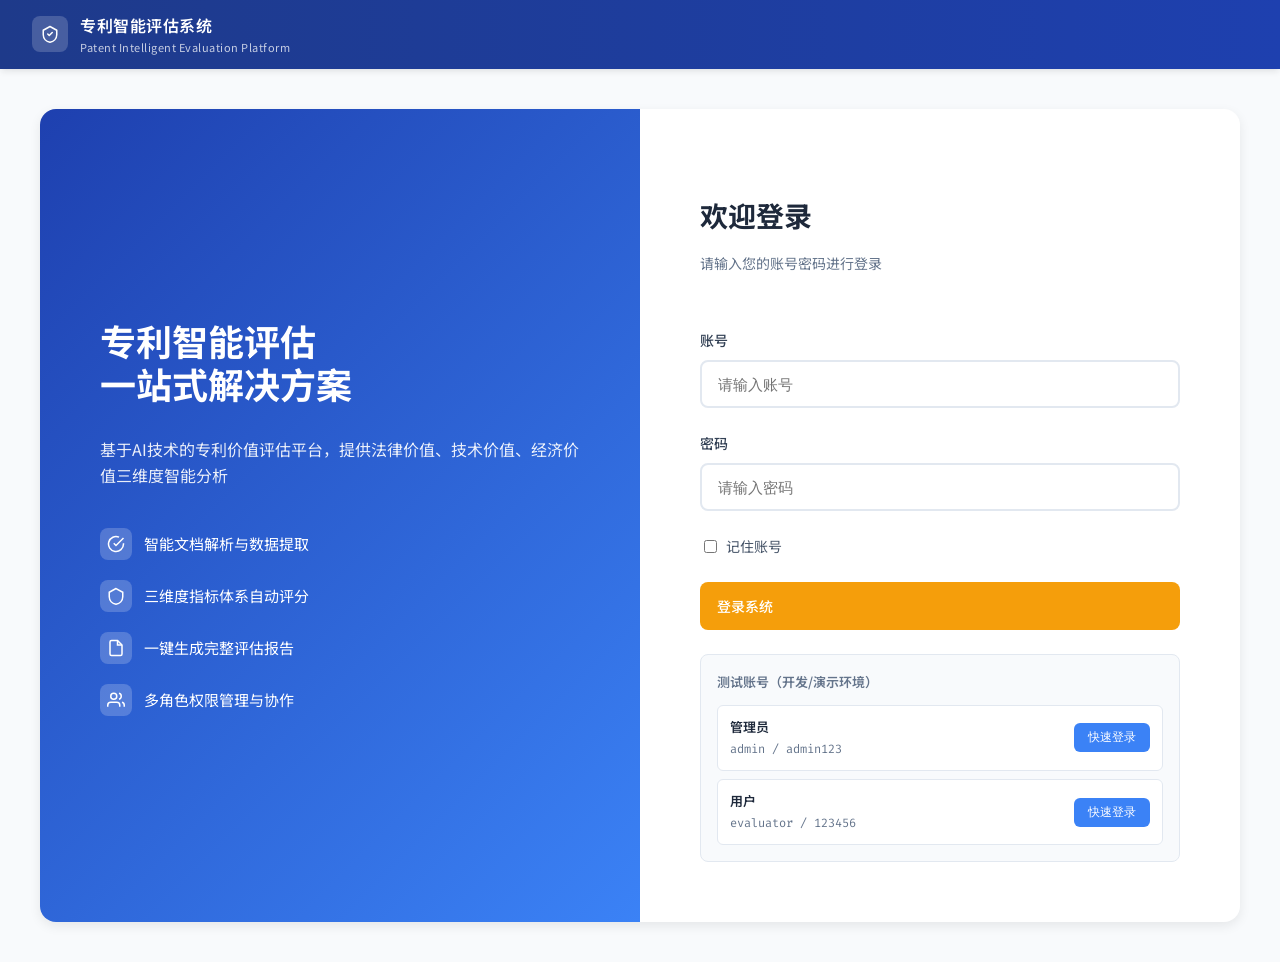
<file: index.html>
<!DOCTYPE html>
<html lang="zh-CN">
<head>
  <meta charset="UTF-8" />
  <meta name="viewport" content="width=device-width, initial-scale=1.0" />
  <title>专利智能评估系统 · 文档上传</title>
  <link href="https://fonts.googleapis.com/css2?family=Noto+Sans+SC:wght@300;400;500;600;700&family=Fira+Code:wght@400;500;600&family=Fira+Sans:wght@400;500;600;700&display=swap" rel="stylesheet" />
  <link rel="stylesheet" href="css/style.css" />
</head>
<body>
  <header class="topnav">
    <div class="topnav-inner">
      <div class="brand">
        <div class="brand-logo">
          <svg class="icon" viewBox="0 0 24 24"><path d="M12 2 3 7v6c0 5 4 9 9 10 5-1 9-5 9-10V7l-9-5z"/><path d="m9 12 2 2 4-4"/></svg>
        </div>
        <div>
          <div style="font-size:16px">专利智能评估系统</div>
          <div style="font-size:11px;opacity:.75;font-weight:400">Patent Intelligent Evaluation Platform</div>
        </div>
      </div>
      <div class="topnav-actions">
        <button class="btn btn-ghost" id="historyBtn" style="position:relative">
          <svg class="icon" viewBox="0 0 24 24"><circle cx="12" cy="12" r="10"/><polyline points="12 6 12 12 16 14"/></svg>
          历史记录
          <span class="history-badge" id="historyBadge" style="display:none">0</span>
        </button>
        <a class="btn btn-ghost" href="#" id="userInfo">
          <svg class="icon" viewBox="0 0 24 24"><path d="M20 21v-2a4 4 0 0 0-4-4H8a4 4 0 0 0-4 4v2"/><circle cx="12" cy="7" r="4"/></svg>
          <span id="userName">加载中...</span>
        </a>
        <button class="btn btn-ghost" onclick="logout()" style="margin-left: 8px">
          <svg class="icon" viewBox="0 0 24 24"><path d="M9 21H5a2 2 0 0 1-2-2V5a2 2 0 0 1 2-2h4"/><polyline points="16 17 21 12 16 7"/><line x1="21" y1="12" x2="9" y2="12"/></svg>
          退出
        </button>
      </div>
    </div>
  </header>

  <!-- 历史记录下拉面板 -->
  <div class="history-dropdown" id="historyDropdown" style="display:none">
    <div class="history-header">
      <div class="history-title">评估历史记录</div>
      <button class="history-clear" id="historyClear">清空全部</button>
    </div>
    <div class="history-list" id="historyList">
      <div class="history-empty">暂无历史记录</div>
    </div>
  </div>

  <main class="page">
    <section class="upload-hero">
      <h1>专利文档智能评估</h1>
      <p>上传专利申请表、创新布局表及佐证材料，后台智能体将完成三维度指标打分、违规校验与整改建议，一键生成评估报告。</p>
    </section>

    <section class="upload-card" id="uploadApp">
      <!-- 模板下载区（紧凑版） -->
      <div class="tpl-bar">
        <div class="tpl-bar-label">
          <svg class="icon" viewBox="0 0 24 24"><path d="M21 15v4a2 2 0 0 1-2 2H5a2 2 0 0 1-2-2v-4"/><polyline points="7 10 12 15 17 10"/><line x1="12" y1="15" x2="12" y2="3"/></svg>
          填报模板下载：
        </div>
        <a class="tpl-btn" href="templates/附件1-企业专利申请评估表.html" target="_blank" rel="noopener">
          附件1 · 企业专利申请评估表
        </a>
        <a class="tpl-btn" href="templates/附件2-创新点与专利布局清单.html" target="_blank" rel="noopener">
          附件2 · 创新点与专利布局清单
        </a>
        <a class="tpl-btn" href="templates/附件3-检索报告模板.docx" download>
          附件3 · 检索报告模板
        </a>
      </div>

      <div class="drop-zone" id="dropzone">
        <svg class="dz-icon" viewBox="0 0 24 24" fill="none" stroke="currentColor" stroke-width="1.5" stroke-linecap="round" stroke-linejoin="round">
          <path d="M21 15v4a2 2 0 0 1-2 2H5a2 2 0 0 1-2-2v-4"/><polyline points="17 8 12 3 7 8"/><line x1="12" y1="3" x2="12" y2="15"/>
        </svg>
        <div class="dz-title">拖拽文件到此处或点击选择</div>
        <div class="dz-sub">仅支持 Word 格式，单文件 ≤ 50MB；建议一次上传：附件1 企业申请表、附件2 创新布局表、FTO 检索报告等佐证材料</div>
        <input type="file" id="fileInput" multiple accept=".doc,.docx" style="display:none" />
      </div>

      <div class="file-list" id="fileList" style="display:none"></div>

      <!-- 自动识别提示 -->
      <div class="auto-fill-tip" id="autoFillTip" style="display:none">
        <div class="aft-icon">
          <svg class="icon" viewBox="0 0 24 24"><path d="M9 11l3 3L22 4"/><path d="M21 12v7a2 2 0 0 1-2 2H5a2 2 0 0 1-2-2V5a2 2 0 0 1 2-2h11"/></svg>
        </div>
        <div class="aft-content">
          <div class="aft-title">✓ 智能识别完成</div>
          <div class="aft-desc">已从上传文件中自动提取 <span id="autoFillCount">0</span> 个字段，如需修改请点击「编辑」按钮</div>
        </div>
        <button class="btn btn-outline" style="padding:4px 10px;font-size:12px" onclick="enableEditAll()">全部解锁编辑</button>
      </div>

      <div class="divider-h"></div>

      <div class="form-two">
        <div class="form-row">
          <label>技术主题名称 <span class="text-danger">*</span></label>
          <div class="input-with-btn">
            <input type="text" id="fProject" placeholder="上传文件后自动识别" readonly />
            <button class="edit-btn" onclick="toggleEdit('fProject')" title="点击编辑">
              <svg class="icon" viewBox="0 0 24 24"><path d="M12 20h9"/><path d="M16.5 3.5a2.121 2.121 0 0 1 3 3L7 19l-4 1 1-4L16.5 3.5z"/></svg>
            </button>
          </div>
        </div>
        <div class="form-row">
          <label>申请人 <span class="text-danger">*</span></label>
          <div class="input-with-btn">
            <input type="text" id="fApplicant" placeholder="上传文件后自动识别" readonly />
            <button class="edit-btn" onclick="toggleEdit('fApplicant')" title="点击编辑">
              <svg class="icon" viewBox="0 0 24 24"><path d="M12 20h9"/><path d="M16.5 3.5a2.121 2.121 0 0 1 3 3L7 19l-4 1 1-4L16.5 3.5z"/></svg>
            </button>
          </div>
        </div>
        <div class="form-row">
          <label>技术领域 <span class="text-danger">*</span></label>
          <div class="input-with-btn">
            <select id="fField" disabled>
              <option>战略性新兴产业</option>
              <option>未来产业</option>
              <option>传统产业</option>
            </select>
            <button class="edit-btn" onclick="toggleEdit('fField')" title="点击编辑">
              <svg class="icon" viewBox="0 0 24 24"><path d="M12 20h9"/><path d="M16.5 3.5a2.121 2.121 0 0 1 3 3L7 19l-4 1 1-4L16.5 3.5z"/></svg>
            </button>
          </div>
        </div>
        <div class="form-row">
          <label>项目来源 <span class="text-danger">*</span></label>
          <div class="input-with-btn">
            <select id="fSource" disabled>
              <option>自研项目</option>
              <option>政府资助</option>
              <option>委托开发</option>
              <option>国家省市重大科技专项</option>
            </select>
            <button class="edit-btn" onclick="toggleEdit('fSource')" title="点击编辑">
              <svg class="icon" viewBox="0 0 24 24"><path d="M12 20h9"/><path d="M16.5 3.5a2.121 2.121 0 0 1 3 3L7 19l-4 1 1-4L16.5 3.5z"/></svg>
            </button>
          </div>
        </div>
        <div class="form-row">
          <label>发明人 <span class="text-danger">*</span></label>
          <div class="input-with-btn">
            <input type="text" id="fInventors" placeholder="上传文件后自动识别" readonly />
            <button class="edit-btn" onclick="toggleEdit('fInventors')" title="点击编辑">
              <svg class="icon" viewBox="0 0 24 24"><path d="M12 20h9"/><path d="M16.5 3.5a2.121 2.121 0 0 1 3 3L7 19l-4 1 1-4L16.5 3.5z"/></svg>
            </button>
          </div>
        </div>
        <div class="form-row">
          <label>电子邮箱 <span class="text-danger">*</span></label>
          <div class="input-with-btn">
            <input type="email" id="fEmail" placeholder="上传文件后自动识别" readonly />
            <button class="edit-btn" onclick="toggleEdit('fEmail')" title="点击编辑">
              <svg class="icon" viewBox="0 0 24 24"><path d="M12 20h9"/><path d="M16.5 3.5a2.121 2.121 0 0 1 3 3L7 19l-4 1 1-4L16.5 3.5z"/></svg>
            </button>
          </div>
        </div>
        <div class="form-row">
          <label>联系电话 <span class="text-danger">*</span></label>
          <div class="input-with-btn">
            <input type="text" id="fPhone" placeholder="上传文件后自动识别" readonly />
            <button class="edit-btn" onclick="toggleEdit('fPhone')" title="点击编辑">
              <svg class="icon" viewBox="0 0 24 24"><path d="M12 20h9"/><path d="M16.5 3.5a2.121 2.121 0 0 1 3 3L7 19l-4 1 1-4L16.5 3.5z"/></svg>
            </button>
          </div>
        </div>
        <div class="form-row">
          <label>拟申请专利时间</label>
          <div class="input-with-btn">
            <input type="date" id="fDate" readonly />
            <button class="edit-btn" onclick="toggleEdit('fDate')" title="点击编辑">
              <svg class="icon" viewBox="0 0 24 24"><path d="M12 20h9"/><path d="M16.5 3.5a2.121 2.121 0 0 1 3 3L7 19l-4 1 1-4L16.5 3.5z"/></svg>
            </button>
          </div>
        </div>
      </div>

      <div style="display:flex;justify-content:space-between;align-items:center;margin-top:24px;gap:12px">
        <div style="font-size:12px;color:var(--color-text-muted);flex:1">
          提交后，智能体将依次完成：文件解析 → 内容抽取 → 三维度评分 → 违规检测 → 整改建议生成，全流程约 15-30 秒。
        </div>
        <button class="btn btn-outline" onclick="location.reload()">清空</button>
        <button class="btn btn-primary" id="submitBtn">
          <svg class="icon" viewBox="0 0 24 24"><path d="M5 12h14"/><path d="m12 5 7 7-7 7"/></svg>
          开始智能评估
        </button>
      </div>

      <div id="progressWrap" style="display:none;margin-top:20px">
        <div style="display:flex;justify-content:space-between;font-size:13px;margin-bottom:6px">
          <span id="progressLabel">正在解析文件…</span>
          <span id="progressPct" class="mono">0%</span>
        </div>
        <div class="progress-bar"><span id="progressBar" style="width:0%"></span></div>
      </div>
    </section>
  </main>

  <!-- 附件类型选择模态框 -->
  <div class="atype-modal" id="atypeModal" style="display:none" role="dialog" aria-modal="true" aria-labelledby="atypeTitle">
    <div class="atype-mask" id="atypeMask"></div>
    <div class="atype-dialog">
      <div class="atype-header">
        <div>
          <div class="atype-title" id="atypeTitle">请选择附件类型</div>
          <div class="atype-sub">当前文件：<span id="atypeFileName" class="mono"></span></div>
        </div>
        <button class="atype-close" id="atypeClose" aria-label="关闭">
          <svg class="icon" viewBox="0 0 24 24"><line x1="18" y1="6" x2="6" y2="18"/><line x1="6" y1="6" x2="18" y2="18"/></svg>
        </button>
      </div>
      <div class="atype-options">
        <button class="atype-opt" data-type="1">
          <span class="atype-badge atype-badge-1">附件1</span>
          <span class="atype-opt-name">企业专利申请评估表</span>
          <span class="atype-opt-desc">项目档案 / 申请人 / 发明人等基础信息</span>
        </button>
        <button class="atype-opt" data-type="2">
          <span class="atype-badge atype-badge-2">附件2</span>
          <span class="atype-opt-name">创新点与专利布局清单</span>
          <span class="atype-opt-desc">技术创新点、权利要求布局与保护范围</span>
        </button>
        <button class="atype-opt" data-type="3">
          <span class="atype-badge atype-badge-3">附件3</span>
          <span class="atype-opt-name">检索报告 / 佐证材料</span>
          <span class="atype-opt-desc">FTO 检索、现有技术对比、佐证文件</span>
        </button>
      </div>
      <div class="atype-footer">
        <span class="atype-hint">同一类型可上传多个文件（如附件3常包含多份佐证材料）</span>
      </div>
    </div>
  </div>

  <script>
    // 登录验证
    (function checkLogin() {
      if (localStorage.getItem('isLoggedIn') !== 'true') {
        window.location.href = 'login.html';
        return;
      }

      const currentUser = JSON.parse(localStorage.getItem('currentUser'));
      if (currentUser) {
        document.getElementById('userName').textContent = currentUser.name || currentUser.username;
      }
    })();

    // 退出登录
    function logout() {
      if (confirm('确定要退出登录吗？')) {
        localStorage.removeItem('isLoggedIn');
        localStorage.removeItem('currentUser');
        window.location.href = 'login.html';
      }
    }

    // ===== 历史记录管理 =====
    const HISTORY_KEY = 'patent_eval_history';

    function getHistory() {
      try {
        const data = localStorage.getItem(HISTORY_KEY);
        return data ? JSON.parse(data) : [];
      } catch {
        return [];
      }
    }

    function saveHistory(record) {
      const history = getHistory();
      history.unshift(record);
      if (history.length > 50) history.splice(50);
      localStorage.setItem(HISTORY_KEY, JSON.stringify(history));
      updateHistoryBadge();
    }

    function clearHistory() {
      if (confirm('确定要清空全部历史记录吗？')) {
        localStorage.removeItem(HISTORY_KEY);
        updateHistoryBadge();
        renderHistoryList();
      }
    }

    function updateHistoryBadge() {
      const count = getHistory().length;
      const badge = document.getElementById('historyBadge');
      if (count > 0) {
        badge.textContent = count > 99 ? '99+' : count;
        badge.style.display = 'block';
      } else {
        badge.style.display = 'none';
      }
    }

    function checkDuplicate(fileNames) {
      const history = getHistory();
      const fileSet = new Set(fileNames);
      for (const record of history) {
        const recordSet = new Set(record.files.map(f => f.name));
        if (fileSet.size === recordSet.size && [...fileSet].every(f => recordSet.has(f))) {
          return record;
        }
      }
      return null;
    }

    function renderHistoryList() {
      const list = document.getElementById('historyList');
      const history = getHistory();

      if (history.length === 0) {
        list.innerHTML = '<div class="history-empty">暂无历史记录</div>';
        return;
      }

      list.innerHTML = history.map((rec, i) => `
        <div class="history-item" data-index="${i}">
          <div class="history-item-header">
            <div class="history-item-name">${rec.project || '未命名项目'}</div>
            <div class="history-item-time">${rec.time}</div>
          </div>
          <div class="history-item-files">
            ${rec.files.map(f => `
              <span class="history-file-tag">
                <svg class="icon" viewBox="0 0 24 24"><path d="M14 2H6a2 2 0 0 0-2 2v16a2 2 0 0 0 2 2h12a2 2 0 0 0 2-2V8z"/><polyline points="14 2 14 8 20 8"/></svg>
                ${f.name}
              </span>
            `).join('')}
          </div>
        </div>
      `).join('');
    }

    // 历史记录下拉菜单控制
    const historyBtn = document.getElementById('historyBtn');
    const historyDropdown = document.getElementById('historyDropdown');
    const historyClear = document.getElementById('historyClear');

    historyBtn.addEventListener('click', (e) => {
      e.stopPropagation();
      const isVisible = historyDropdown.style.display === 'block';
      historyDropdown.style.display = isVisible ? 'none' : 'block';
      if (!isVisible) renderHistoryList();
    });

    document.addEventListener('click', (e) => {
      if (!historyDropdown.contains(e.target) && e.target !== historyBtn) {
        historyDropdown.style.display = 'none';
      }
    });

    historyClear.addEventListener('click', clearHistory);

    updateHistoryBadge();

    const dz = document.getElementById('dropzone');
    const fi = document.getElementById('fileInput');
    const fl = document.getElementById('fileList');
    const files = [];

    // ===== 附件类型选择模态框 =====
    const atypeModal = document.getElementById('atypeModal');
    const atypeMask = document.getElementById('atypeMask');
    const atypeClose = document.getElementById('atypeClose');
    const atypeFileName = document.getElementById('atypeFileName');
    let atypeTargetIndex = -1;

    function openTypeModal(index) {
      const item = files[index];
      if (!item) return;
      atypeTargetIndex = index;
      atypeFileName.textContent = item.file.name;
      atypeModal.style.display = 'flex';
    }
    function closeTypeModal() {
      atypeModal.style.display = 'none';
      atypeTargetIndex = -1;
    }
    atypeMask.addEventListener('click', closeTypeModal);
    atypeClose.addEventListener('click', closeTypeModal);
    document.addEventListener('keydown', e => {
      if (e.key === 'Escape' && atypeModal.style.display === 'flex') closeTypeModal();
    });
    document.querySelectorAll('.atype-opt').forEach(btn => {
      btn.addEventListener('click', () => {
        const t = Number(btn.dataset.type);
        if (atypeTargetIndex < 0 || !files[atypeTargetIndex]) return;
        files[atypeTargetIndex].type = t;
        closeTypeModal();
        renderList();
      });
    });

    window.chooseType = function(i) { openTypeModal(i); };

    dz.addEventListener('click', () => fi.click());
    dz.addEventListener('dragover', e => { e.preventDefault(); dz.classList.add('dragover'); });
    dz.addEventListener('dragleave', () => dz.classList.remove('dragover'));
    dz.addEventListener('drop', e => {
      e.preventDefault();
      dz.classList.remove('dragover');
      const newFiles = [...e.dataTransfer.files];

      // 检查是否与历史记录重复
      if (newFiles.length > 0 && files.length === 0) {
        const fileNames = newFiles.map(f => f.name);
        const duplicate = checkDuplicate(fileNames);
        if (duplicate) {
          const confirmed = confirm(
            `检测到历史记录中存在相同的文件组合：\n` +
            `项目：${duplicate.project || '未命名'}\n` +
            `时间：${duplicate.time}\n\n` +
            `是否继续上传并重新生成评估？`
          );
          if (!confirmed) return;
        }
      }

      newFiles.forEach(addFile);
    });
    fi.addEventListener('change', e => {
      const newFiles = [...e.target.files];
      fi.value = '';

      // 检查是否与历史记录重复
      if (newFiles.length > 0 && files.length === 0) {
        const fileNames = newFiles.map(f => f.name);
        const duplicate = checkDuplicate(fileNames);
        if (duplicate) {
          const confirmed = confirm(
            `检测到历史记录中存在相同的文件组合：\n` +
            `项目：${duplicate.project || '未命名'}\n` +
            `时间：${duplicate.time}\n\n` +
            `是否继续上传并重新生成评估？`
          );
          if (!confirmed) return;
        }
      }

      newFiles.forEach(addFile);
    });

    function addFile(f) {
      const item = { file: f, type: null };
      files.push(item);
      renderList();
      // 自动识别字段（首个文件时触发一次）
      if (files.length === 1) autoFillFields();
      // 弹出类型选择，让用户二次确认这个附件是哪一类
      openTypeModal(files.length - 1);
    }
    function typeTagHtml(type, index) {
      if (!type) {
        return `<button class="file-type-tag ftt-unset" onclick="chooseType(${index})" title="点击选择附件类型">
          <svg class="icon" viewBox="0 0 24 24"><path d="M12 9v4"/><path d="M12 17h.01"/><path d="M10.29 3.86 1.82 18a2 2 0 0 0 1.71 3h16.94a2 2 0 0 0 1.71-3L13.71 3.86a2 2 0 0 0-3.42 0z"/></svg>
          待选择类型
        </button>`;
      }
      const names = { 1: '附件1', 2: '附件2', 3: '附件3' };
      return `<button class="file-type-tag ftt-${type}" onclick="chooseType(${index})" title="点击修改类型">
        ${names[type]}
        <svg class="icon" viewBox="0 0 24 24"><path d="M12 20h9"/><path d="M16.5 3.5a2.121 2.121 0 0 1 3 3L7 19l-4 1 1-4L16.5 3.5z"/></svg>
      </button>`;
    }
    function renderList() {
      if (files.length === 0) { fl.style.display = 'none'; return; }
      fl.style.display = 'block';
      fl.innerHTML = files.map((item, i) => `
        <div class="file-row${item.type ? '' : ' needs-type'}">
          <div class="file-icon">
            <svg class="icon" viewBox="0 0 24 24"><path d="M14 2H6a2 2 0 0 0-2 2v16a2 2 0 0 0 2 2h12a2 2 0 0 0 2-2V8z"/><polyline points="14 2 14 8 20 8"/></svg>
          </div>
          <div class="file-name">${item.file.name}</div>
          ${typeTagHtml(item.type, i)}
          <div class="file-size mono">${(item.file.size / 1024).toFixed(1)} KB</div>
          <button class="btn btn-outline" style="padding:4px 10px;font-size:12px" onclick="removeFile(${i})">移除</button>
        </div>
      `).join('');
    }
    function removeFile(i) {
      files.splice(i, 1);
      renderList();
      if (files.length === 0) {
        document.getElementById('autoFillTip').style.display = 'none';
        clearFields();
      }
    }

    // 自动识别填充（模拟 OCR）
    function autoFillFields() {
      const mockData = {
        fProject: '面向低空经济的无人机集群自主避障与协同调度技术',
        fApplicant: '云翔智能科技（深圳）有限公司',
        fField: '战略性新兴产业',
        fSource: '政府资助',
        fInventors: '张启明、李文昊、周雨薇',
        fEmail: 'ipr@yunxiang-tech.cn',
        fPhone: '0755-8888-2166',
        fDate: '2026-09-15'
      };

      let count = 0;
      Object.keys(mockData).forEach(id => {
        const el = document.getElementById(id);
        if (el) {
          el.value = mockData[id];
          count++;
        }
      });

      document.getElementById('autoFillCount').textContent = count;
      document.getElementById('autoFillTip').style.display = 'flex';
    }

    // 清空字段
    function clearFields() {
      ['fProject', 'fApplicant', 'fInventors', 'fEmail', 'fPhone', 'fDate'].forEach(id => {
        const el = document.getElementById(id);
        if (el) el.value = '';
      });
      document.getElementById('fField').selectedIndex = 0;
      document.getElementById('fSource').selectedIndex = 0;
    }

    // 切换编辑状态
    window.toggleEdit = function(fieldId) {
      const el = document.getElementById(fieldId);
      const isReadonly = el.hasAttribute('readonly') || el.hasAttribute('disabled');

      if (isReadonly) {
        el.removeAttribute('readonly');
        el.removeAttribute('disabled');
        el.focus();
        el.parentElement.classList.add('editing');
      } else {
        el.setAttribute(el.tagName === 'SELECT' ? 'disabled' : 'readonly', '');
        el.parentElement.classList.remove('editing');
      }
    };

    // 全部解锁编辑
    window.enableEditAll = function() {
      ['fProject', 'fApplicant', 'fInventors', 'fEmail', 'fPhone', 'fDate'].forEach(id => {
        document.getElementById(id).removeAttribute('readonly');
      });
      ['fField', 'fSource'].forEach(id => {
        document.getElementById(id).removeAttribute('disabled');
      });
      document.querySelectorAll('.input-with-btn').forEach(el => el.classList.add('editing'));
    };

    document.getElementById('submitBtn').addEventListener('click', () => {
      const wrap = document.getElementById('progressWrap');
      const bar = document.getElementById('progressBar');
      const pct = document.getElementById('progressPct');
      const lbl = document.getElementById('progressLabel');
      const steps = [
        [15, '正在解析上传文件…'],
        [35, '智能抽取技术方案与创新点…'],
        [58, '匹配评估机构指标体系…'],
        [78, '生成三维度指标打分…'],
        [92, '规则校验与不达标项检测…'],
        [100, '评估完成，正在跳转至结果页…']
      ];
      wrap.style.display = 'block';
      let idx = 0;
      const timer = setInterval(() => {
        const [p, t] = steps[idx];
        bar.style.width = p + '%';
        pct.textContent = p + '%';
        lbl.textContent = t;
        idx++;
        if (idx >= steps.length) {
          clearInterval(timer);

          // 保存历史记录
          const now = new Date();
          const timeStr = `${now.getFullYear()}-${String(now.getMonth()+1).padStart(2,'0')}-${String(now.getDate()).padStart(2,'0')} ${String(now.getHours()).padStart(2,'0')}:${String(now.getMinutes()).padStart(2,'0')}`;
          const record = {
            project: document.getElementById('fProject').value.trim() || '未命名项目',
            applicant: document.getElementById('fApplicant').value.trim(),
            time: timeStr,
            files: files.map(f => ({ name: f.file.name, type: f.type }))
          };
          saveHistory(record);

          setTimeout(() => location.href = 'result.html', 500);
        }
      }, 600);
    });
  </script>
</body>
</html>
</file>
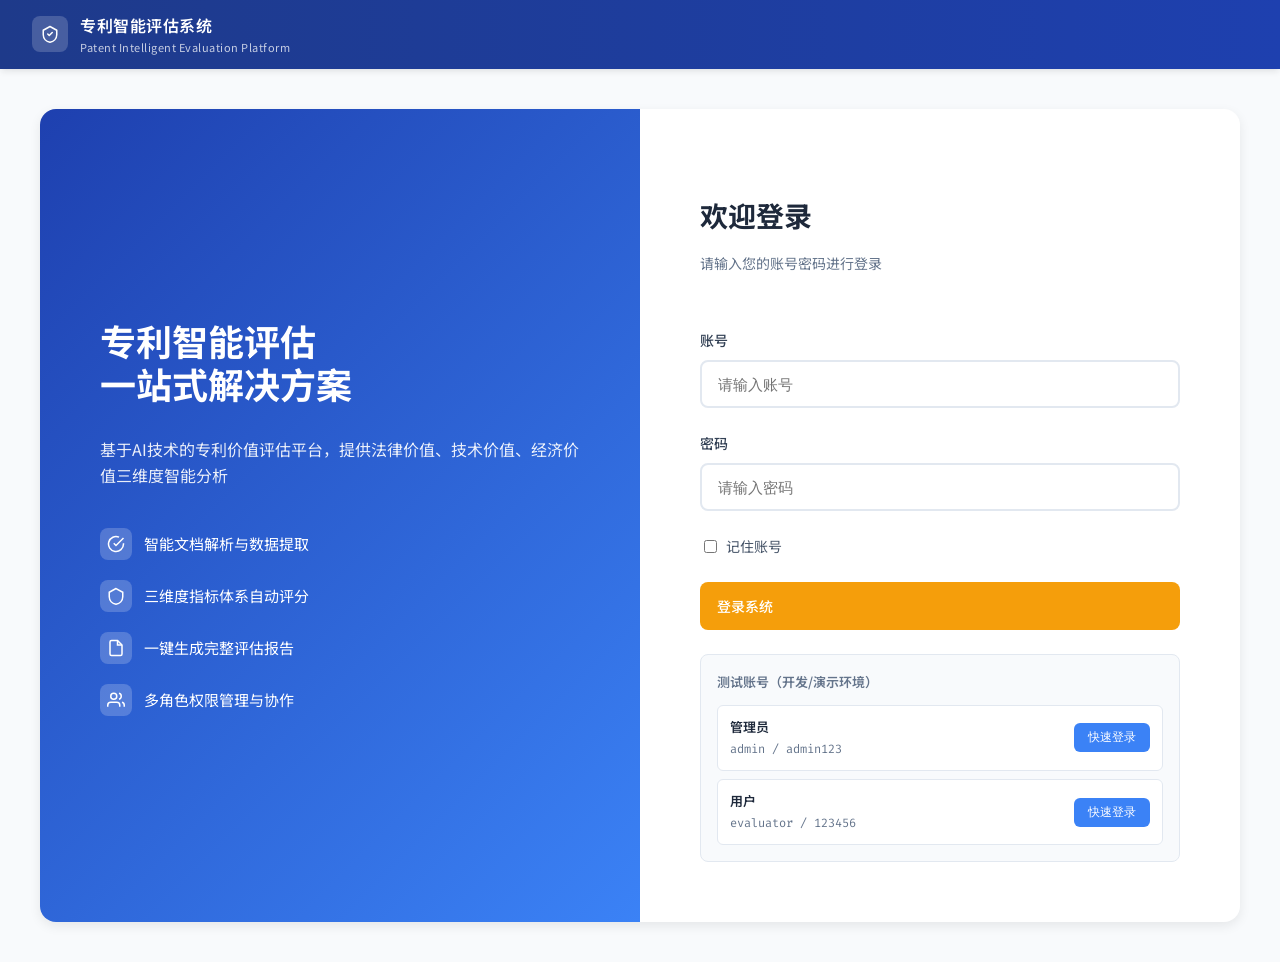
<file: admin.html>
<!DOCTYPE html>
<html lang="zh-CN">
<head>
  <meta charset="UTF-8" />
  <title>后台管理 · 专利智能评估系统</title>
  <link href="https://fonts.googleapis.com/css2?family=Noto+Sans+SC:wght@300;400;500;600;700&family=Fira+Code:wght@400;500;600&display=swap" rel="stylesheet" />
  <link rel="stylesheet" href="css/style.css" />
  <link rel="stylesheet" href="css/admin.css" />
</head>
<body>
  <div class="admin-container">
    <aside class="admin-sidebar">
      <div class="admin-brand">
        <div class="admin-brand-title">后台管理系统</div>
        <div class="admin-brand-sub">Patent Admin Panel</div>
      </div>
      <nav class="admin-nav">
        <a href="#" class="admin-nav-item active" data-section="users">
          <svg viewBox="0 0 24 24"><path d="M17 21v-2a4 4 0 0 0-4-4H5a4 4 0 0 0-4 4v2"/><circle cx="9" cy="7" r="4"/><path d="M23 21v-2a4 4 0 0 0-3-3.87"/><path d="M16 3.13a4 4 0 0 1 0 7.75"/></svg>
          用户管理
        </a>
        <a href="#" class="admin-nav-item" data-section="weights">
          <svg viewBox="0 0 24 24"><path d="M12 20h9"/><path d="M16.5 3.5a2.121 2.121 0 0 1 3 3L7 19l-4 1 1-4L16.5 3.5z"/></svg>
          评估指标权重
        </a>
      </nav>
      <div class="admin-sidebar-bottom">
        <div class="admin-user-info">
          <div class="admin-user-avatar">
            <svg viewBox="0 0 24 24"><path d="M20 21v-2a4 4 0 0 0-4-4H8a4 4 0 0 0-4 4v2"/><circle cx="12" cy="7" r="4"/></svg>
          </div>
          <div class="admin-user-detail">
            <div class="admin-user-name" id="sidebarUserName">系统管理员</div>
            <div class="admin-user-role">管理员</div>
          </div>
        </div>
        <button class="admin-logout-btn" onclick="logout()">
          <svg viewBox="0 0 24 24"><path d="M9 21H5a2 2 0 0 1-2-2V5a2 2 0 0 1 2-2h4"/><polyline points="16 17 21 12 16 7"/><line x1="21" y1="12" x2="9" y2="12"/></svg>
          退出登录
        </button>
        <div class="admin-footer">© 2026 专利评估系统</div>
      </div>
    </aside>

    <main class="admin-main">
      <div class="admin-header">
        <h1 class="admin-header-title" id="pageTitle">用户管理</h1>
        <div class="admin-header-actions">
          <span id="currentUserDisplay" style="color: #64748b; font-size: 14px;"></span>
        </div>
      </div>

      <div class="admin-content" id="usersSection">
        <div class="user-toolbar">
          <h2 style="font-size: 18px; font-weight: 600; color: #1e293b;">用户账号管理</h2>
          <button class="btn btn-primary" onclick="openAddUserModal()">
            <svg class="icon" viewBox="0 0 24 24"><line x1="12" y1="5" x2="12" y2="19"/><line x1="5" y1="12" x2="19" y2="12"/></svg>
            添加账号
          </button>
        </div>
        <table class="user-table">
          <thead>
            <tr>
              <th>序号</th>
              <th>账号</th>
              <th>姓名</th>
              <th>角色</th>
              <th>创建时间</th>
              <th>操作</th>
            </tr>
          </thead>
          <tbody id="userTableBody"></tbody>
        </table>
      </div>

      <div class="admin-content section-hidden" id="weightsSection">
        <div class="industry-toolbar">
          <div class="weight-selector">
            <label>选择产业类型</label>
            <select id="industrySelect" onchange="loadWeights()"></select>
          </div>
          <div class="industry-actions">
            <button class="btn btn-outline" onclick="openAddIndustryModal()">
              <svg class="icon" viewBox="0 0 24 24"><line x1="12" y1="5" x2="12" y2="19"/><line x1="5" y1="12" x2="19" y2="12"/></svg>
              新增产业
            </button>
            <button class="btn btn-outline" onclick="deleteCurrentIndustry()" id="deleteIndustryBtn">
              <svg class="icon" viewBox="0 0 24 24"><polyline points="3 6 5 6 21 6"/><path d="M19 6l-2 14a2 2 0 0 1-2 2H9a2 2 0 0 1-2-2L5 6"/><path d="M10 11v6M14 11v6"/></svg>
              删除产业
            </button>
            <button class="btn btn-primary" onclick="saveWeights()">
              <svg class="icon" viewBox="0 0 24 24"><path d="M19 21H5a2 2 0 0 1-2-2V5a2 2 0 0 1 2-2h11l5 5v11a2 2 0 0 1-2 2z"/><polyline points="17 21 17 13 7 13 7 21"/><polyline points="7 3 7 8 15 8"/></svg>
              保存权重配置
            </button>
          </div>
        </div>
        <div id="weightsContainer"></div>
      </div>
    </main>
  </div>

  <!-- 新增产业模态框 -->
  <div class="modal" id="industryModal">
    <div class="modal-content">
      <h2 class="modal-title">新增产业类型</h2>
      <form id="industryForm">
        <div class="form-row">
          <label>产业名称 <span style="color: #ef4444;">*</span></label>
          <input type="text" id="inputIndustryName" placeholder="请输入产业名称（如：新能源产业）" required />
        </div>
        <div class="form-row">
          <label>产业编码 <span style="color: #ef4444;">*</span></label>
          <input type="text" id="inputIndustryCode" placeholder="请输入英文编码（如：newenergy）" pattern="[a-zA-Z0-9_]+" required />
          <div style="font-size: 12px; color: #64748b; margin-top: 4px;">仅支持英文字母、数字和下划线</div>
        </div>
        <div class="form-row">
          <label>权重初始化方式</label>
          <select id="inputInitMode">
            <option value="default">使用默认权重（各25%/33%）</option>
            <option value="copy">复制现有产业配置</option>
          </select>
        </div>
        <div class="form-row" id="copyIndustryRow" style="display: none;">
          <label>选择要复制的产业</label>
          <select id="inputCopyFrom"></select>
        </div>
        <div class="modal-actions">
          <button type="button" class="btn btn-outline" onclick="closeIndustryModal()">取消</button>
          <button type="submit" class="btn btn-primary">确定</button>
        </div>
      </form>
    </div>
  </div>

  <div class="modal" id="userModal">
    <div class="modal-content">
      <h2 class="modal-title" id="modalTitle">添加账号</h2>
      <form id="userForm">
        <div class="form-row">
          <label>账号 <span style="color: #ef4444;">*</span></label>
          <input type="text" id="inputUsername" placeholder="请输入账号" required />
        </div>
        <div class="form-row">
          <label>姓名 <span style="color: #ef4444;">*</span></label>
          <input type="text" id="inputName" placeholder="请输入姓名" required />
        </div>
        <div class="form-row">
          <label>密码 <span style="color: #ef4444;">*</span></label>
          <input type="password" id="inputPassword" placeholder="请输入密码" required />
        </div>
        <div class="form-row">
          <label>角色</label>
          <select id="inputRole">
            <option value="evaluator">用户</option>
            <option value="admin">管理员</option>
          </select>
        </div>
        <div class="modal-actions">
          <button type="button" class="btn btn-outline" onclick="closeUserModal()">取消</button>
          <button type="submit" class="btn btn-primary">确定</button>
        </div>
      </form>
    </div>
  </div>

  <script src="admin-main.js"></script>
  <script src="admin-users.js"></script>
  <script src="admin-weights.js"></script>
</body>
</html>
</file>
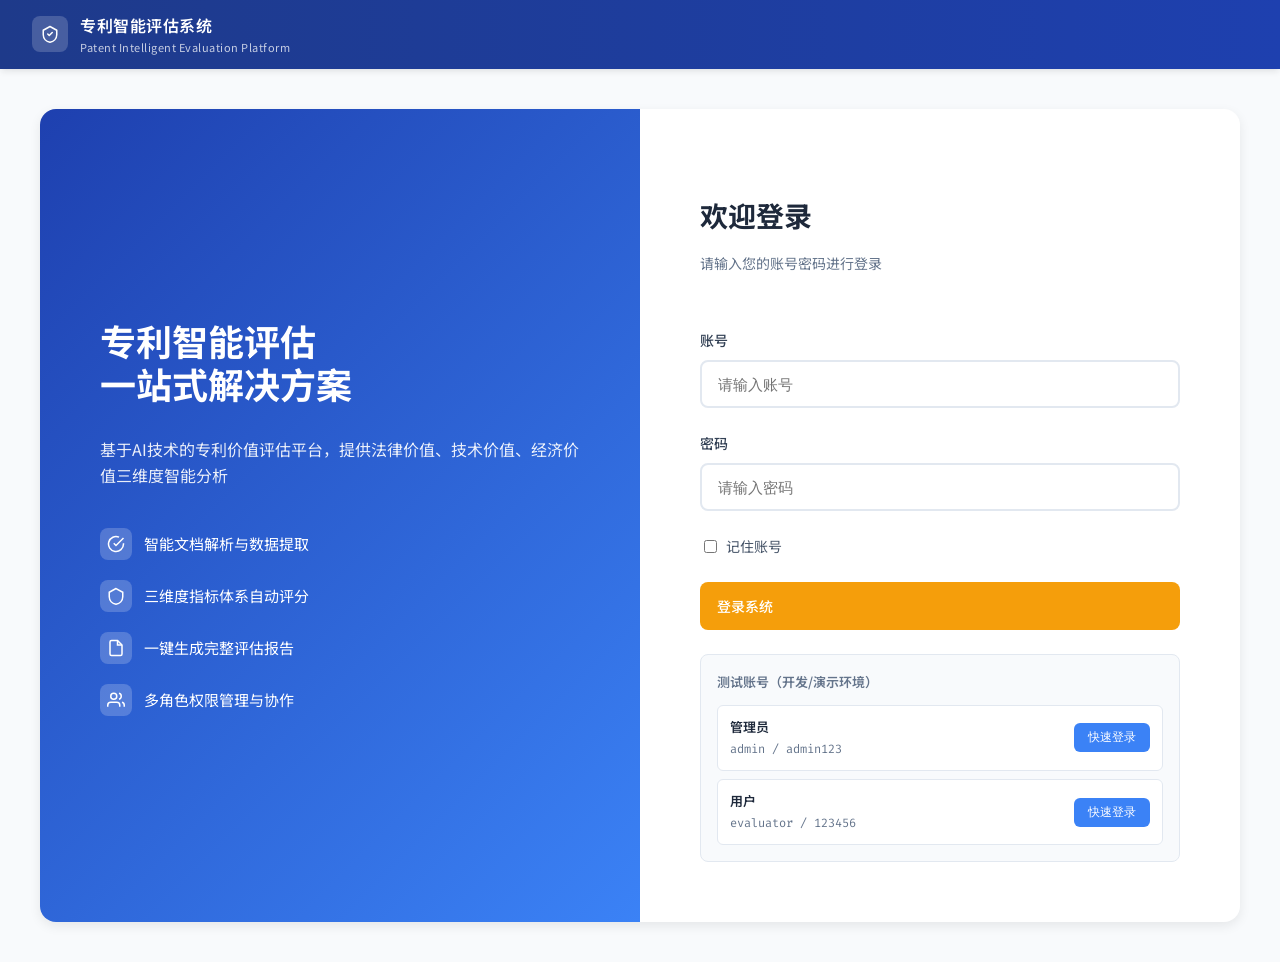
<file: login.html>
<!DOCTYPE html>
<html lang="zh-CN">
<head>
  <meta charset="UTF-8" />
  <meta name="viewport" content="width=device-width, initial-scale=1.0" />
  <title>登录 · 专利智能评估系统</title>
  <link href="https://fonts.googleapis.com/css2?family=Noto+Sans+SC:wght@300;400;500;600;700&family=Fira+Code:wght@400;500;600&display=swap" rel="stylesheet" />
  <link rel="stylesheet" href="css/style.css" />
  <style>
    body {
      background: #f8fafc;
      min-height: 100vh;
      display: flex;
      flex-direction: column;
    }
    .login-page {
      flex: 1;
      display: flex;
      align-items: center;
      justify-content: center;
      padding: 40px 20px;
    }
    .login-container {
      width: 100%;
      max-width: 1200px;
      background: #fff;
      border-radius: 16px;
      box-shadow: 0 4px 12px rgba(0, 0, 0, 0.08);
      overflow: hidden;
      display: grid;
      grid-template-columns: 1fr 1fr;
      min-height: 600px;
    }
    .login-left {
      background: linear-gradient(135deg, #1e40af 0%, #3b82f6 100%);
      color: #fff;
      padding: 60px;
      display: flex;
      flex-direction: column;
      justify-content: center;
    }
    .login-left h1 {
      font-size: 36px;
      font-weight: 700;
      margin-bottom: 16px;
      line-height: 1.2;
    }
    .login-left p {
      font-size: 16px;
      opacity: 0.9;
      margin-bottom: 40px;
      line-height: 1.6;
    }
    .feature-list {
      list-style: none;
      padding: 0;
      margin: 0;
    }
    .feature-item {
      display: flex;
      align-items: center;
      gap: 12px;
      margin-bottom: 20px;
      font-size: 15px;
    }
    .feature-icon {
      width: 32px;
      height: 32px;
      background: rgba(255, 255, 255, 0.2);
      border-radius: 8px;
      display: flex;
      align-items: center;
      justify-content: center;
      flex-shrink: 0;
    }
    .feature-icon svg {
      width: 18px;
      height: 18px;
      stroke: #fff;
      fill: none;
      stroke-width: 2;
    }
    .login-right {
      padding: 60px;
      display: flex;
      flex-direction: column;
      justify-content: center;
    }
    .login-header {
      margin-bottom: 40px;
    }
    .login-title {
      font-size: 28px;
      font-weight: 700;
      color: #1e293b;
      margin-bottom: 8px;
    }
    .login-subtitle {
      font-size: 14px;
      color: #64748b;
    }
    .form-group {
      margin-bottom: 24px;
    }
    .form-group label {
      display: block;
      font-size: 14px;
      font-weight: 500;
      color: #334155;
      margin-bottom: 8px;
    }
    .form-group input,
    .form-group select {
      width: 100%;
      height: 48px;
      padding: 0 16px;
      font-size: 15px;
      border: 2px solid #e2e8f0;
      border-radius: 8px;
      transition: all 0.2s;
    }
    .form-group input:focus {
      outline: none;
      border-color: #3b82f6;
      box-shadow: 0 0 0 3px rgba(59, 130, 246, 0.1);
    }
    .form-group input.error {
      border-color: #ef4444;
    }
    .error-msg {
      color: #ef4444;
      font-size: 13px;
      margin-top: 6px;
      display: none;
    }
    .error-msg.show {
      display: block;
    }
    .form-options {
      display: flex;
      justify-content: space-between;
      align-items: center;
      margin-bottom: 24px;
      font-size: 14px;
    }
    .form-options label {
      display: flex;
      align-items: center;
      gap: 6px;
      cursor: pointer;
      color: #475569;
    }
    .test-accounts-panel {
      background: #f8fafc;
      border: 1px solid #e2e8f0;
      border-radius: 8px;
      padding: 16px;
      margin-top: 24px;
    }
    .test-accounts-title {
      font-size: 13px;
      font-weight: 600;
      color: #64748b;
      margin-bottom: 12px;
    }
    .test-account-item {
      display: flex;
      justify-content: space-between;
      align-items: center;
      padding: 10px 12px;
      background: #fff;
      border: 1px solid #e2e8f0;
      border-radius: 6px;
      margin-bottom: 8px;
    }
    .test-account-item:last-child {
      margin-bottom: 0;
    }
    .test-account-info {
      flex: 1;
    }
    .test-account-role {
      font-size: 13px;
      font-weight: 600;
      color: #1e293b;
      margin-bottom: 3px;
    }
    .test-account-creds {
      font-size: 12px;
      color: #64748b;
      font-family: 'Fira Code', monospace;
    }
    .quick-login-btn {
      padding: 6px 14px;
      font-size: 12px;
      background: #3b82f6;
      color: #fff;
      border: none;
      border-radius: 6px;
      cursor: pointer;
      transition: all 0.2s;
      font-weight: 500;
    }
    .quick-login-btn:hover {
      background: #2563eb;
    }
  </style>
</head>
<body>
  <!-- 顶部导航 -->
  <header class="topnav">
    <div class="topnav-inner">
      <div class="brand">
        <div class="brand-logo">
          <svg class="icon" viewBox="0 0 24 24"><path d="M12 2 3 7v6c0 5 4 9 9 10 5-1 9-5 9-10V7l-9-5z"/><path d="m9 12 2 2 4-4"/></svg>
        </div>
        <div>
          <div style="font-size:16px">专利智能评估系统</div>
          <div style="font-size:11px;opacity:.75;font-weight:400">Patent Intelligent Evaluation Platform</div>
        </div>
      </div>
    </div>
  </header>

  <div class="login-page">
    <div class="login-container">
      <!-- 左侧品牌区域 -->
      <div class="login-left">
        <h1>专利智能评估<br/>一站式解决方案</h1>
        <p>基于AI技术的专利价值评估平台，提供法律价值、技术价值、经济价值三维度智能分析</p>
        <ul class="feature-list">
          <li class="feature-item">
            <div class="feature-icon">
              <svg viewBox="0 0 24 24"><path d="M22 11.08V12a10 10 0 1 1-5.93-9.14"/><polyline points="22 4 12 14.01 9 11.01"/></svg>
            </div>
            <span>智能文档解析与数据提取</span>
          </li>
          <li class="feature-item">
            <div class="feature-icon">
              <svg viewBox="0 0 24 24"><path d="M12 2 3 7v6c0 5 4 9 9 10 5-1 9-5 9-10V7l-9-5z"/></svg>
            </div>
            <span>三维度指标体系自动评分</span>
          </li>
          <li class="feature-item">
            <div class="feature-icon">
              <svg viewBox="0 0 24 24"><path d="M14 2H6a2 2 0 0 0-2 2v16a2 2 0 0 0 2 2h12a2 2 0 0 0 2-2V8z"/><polyline points="14 2 14 8 20 8"/></svg>
            </div>
            <span>一键生成完整评估报告</span>
          </li>
          <li class="feature-item">
            <div class="feature-icon">
              <svg viewBox="0 0 24 24"><path d="M17 21v-2a4 4 0 0 0-4-4H5a4 4 0 0 0-4 4v2"/><circle cx="9" cy="7" r="4"/><path d="M23 21v-2a4 4 0 0 0-3-3.87"/><path d="M16 3.13a4 4 0 0 1 0 7.75"/></svg>
            </div>
            <span>多角色权限管理与协作</span>
          </li>
        </ul>
      </div>

      <!-- 右侧登录表单 -->
      <div class="login-right">
        <div class="login-header">
          <h2 class="login-title">欢迎登录</h2>
          <p class="login-subtitle">请输入您的账号密码进行登录</p>
        </div>

        <form id="loginForm">
          <div class="form-group">
            <label>账号</label>
            <input type="text" id="username" placeholder="请输入账号" required />
            <div class="error-msg" id="usernameError">请输入账号</div>
          </div>

          <div class="form-group">
            <label>密码</label>
            <input type="password" id="password" placeholder="请输入密码" required />
            <div class="error-msg" id="passwordError">请输入密码</div>
          </div>

          <div class="form-options">
            <label>
              <input type="checkbox" id="remember" />
              记住账号
            </label>
          </div>

          <button type="submit" class="btn btn-primary" id="loginBtn" style="width: 100%; height: 48px;">
            登录系统
          </button>
        </form>

        <!-- 测试账号面板 -->
        <div class="test-accounts-panel">
          <div class="test-accounts-title">测试账号（开发/演示环境）</div>
          <div class="test-account-item">
            <div class="test-account-info">
              <div class="test-account-role">管理员</div>
              <div class="test-account-creds">admin / admin123</div>
            </div>
            <button class="quick-login-btn" type="button" onclick="quickLogin('admin', 'admin123')">快速登录</button>
          </div>
          <div class="test-account-item">
            <div class="test-account-info">
              <div class="test-account-role">用户</div>
              <div class="test-account-creds">evaluator / 123456</div>
            </div>
            <button class="quick-login-btn" type="button" onclick="quickLogin('evaluator', '123456')">快速登录</button>
          </div>
        </div>
      </div>
    </div>
  </div>

  <script>
    const loginForm = document.getElementById('loginForm');
    const usernameInput = document.getElementById('username');
    const passwordInput = document.getElementById('password');
    const loginBtn = document.getElementById('loginBtn');

    // 预设账号
    const accounts = [
      { username: 'admin', password: 'admin123', name: '系统管理员' },
      { username: 'evaluator', password: '123456', name: '用户' }
    ];

    // 检查是否已登录
    if (localStorage.getItem('isLoggedIn') === 'true') {
      const currentUser = JSON.parse(localStorage.getItem('currentUser'));
      if (currentUser.username === 'admin') {
        window.location.href = 'admin.html';
      } else {
        window.location.href = 'index.html';
      }
    }

    // 自动填充记住的账号
    if (localStorage.getItem('rememberedUser')) {
      const remembered = JSON.parse(localStorage.getItem('rememberedUser'));
      usernameInput.value = remembered.username;
      document.getElementById('remember').checked = true;
    }

    // 表单提交
    loginForm.addEventListener('submit', function(e) {
      e.preventDefault();

      const username = usernameInput.value.trim();
      const password = passwordInput.value.trim();
      const remember = document.getElementById('remember').checked;

      // 清除错误提示
      document.querySelectorAll('.error-msg').forEach(el => el.classList.remove('show'));
      document.querySelectorAll('.form-group input').forEach(el => el.classList.remove('error'));

      // 验证输入
      let hasError = false;
      if (!username) {
        document.getElementById('usernameError').classList.add('show');
        usernameInput.classList.add('error');
        hasError = true;
      }
      if (!password) {
        document.getElementById('passwordError').classList.add('show');
        passwordInput.classList.add('error');
        hasError = true;
      }
      if (hasError) return;

      // 验证账号密码
      const user = accounts.find(acc => acc.username === username && acc.password === password);

      if (user) {
        loginBtn.textContent = '登录成功，正在跳转...';
        loginBtn.disabled = true;

        // 保存登录状态
        localStorage.setItem('isLoggedIn', 'true');
        localStorage.setItem('currentUser', JSON.stringify({
          username: user.username,
          name: user.name
        }));

        // 记住账号
        if (remember) {
          localStorage.setItem('rememberedUser', JSON.stringify({ username: user.username }));
        } else {
          localStorage.removeItem('rememberedUser');
        }

        // 跳转：管理员去后台，用户去首页
        setTimeout(() => {
          if (user.username === 'admin') {
            window.location.href = 'admin.html';
          } else {
            window.location.href = 'index.html';
          }
        }, 800);
      } else {
        document.getElementById('passwordError').textContent = '账号或密码错误';
        document.getElementById('passwordError').classList.add('show');
        passwordInput.classList.add('error');
        passwordInput.value = '';
        passwordInput.focus();
      }
    });

    // 输入时清除错误
    usernameInput.addEventListener('input', function() {
      this.classList.remove('error');
      document.getElementById('usernameError').classList.remove('show');
    });
    passwordInput.addEventListener('input', function() {
      this.classList.remove('error');
      document.getElementById('passwordError').classList.remove('show');
    });

    // 快速登录
    window.quickLogin = function(username, password) {
      usernameInput.value = username;
      passwordInput.value = password;
      loginForm.dispatchEvent(new Event('submit'));
    };
  </script>
</body>
</html>
</file>
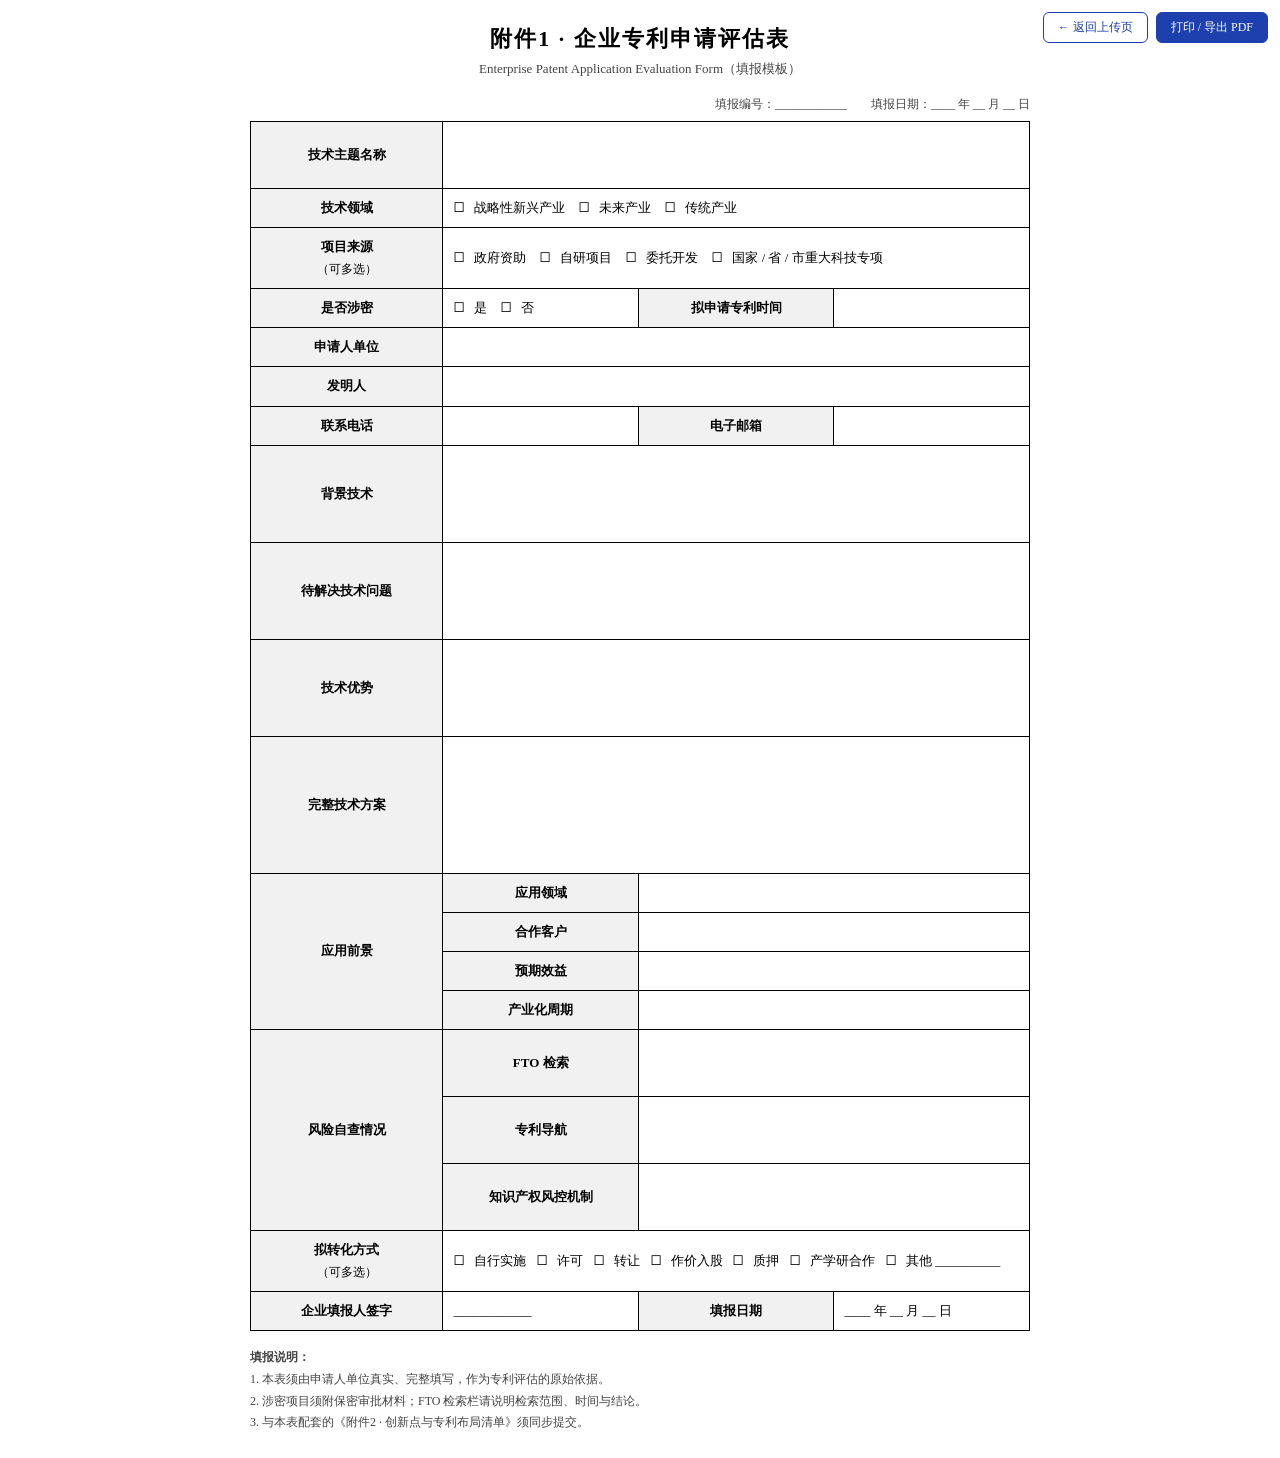
<file: templates/附件1-企业专利申请评估表.html>
<!DOCTYPE html>
<html lang="zh-CN">
<head>
<meta charset="UTF-8" />
<title>附件1 · 企业专利申请评估表（模板）</title>
<style>
  @page { size: A4; margin: 18mm 14mm; }
  body {
    font-family: "SimSun", "宋体", "Noto Serif SC", serif;
    font-size: 14px;
    color: #000;
    background: #fff;
    margin: 0;
    padding: 24px;
  }
  .doc { max-width: 780px; margin: 0 auto; }
  h1 {
    text-align: center;
    font-size: 22px;
    font-weight: 700;
    margin: 0 0 6px;
    letter-spacing: 2px;
  }
  .sub {
    text-align: center;
    font-size: 13px;
    color: #444;
    margin-bottom: 18px;
  }
  .meta {
    display: flex;
    justify-content: flex-end;
    gap: 24px;
    font-size: 12px;
    color: #444;
    margin-bottom: 8px;
  }
  table {
    width: 100%;
    border-collapse: collapse;
    border: 1.2px solid #000;
    font-size: 13px;
    table-layout: fixed;
  }
  th, td {
    border: 1px solid #000;
    padding: 8px 10px;
    vertical-align: middle;
    line-height: 1.7;
    word-break: break-all;
  }
  th {
    background: #F1F1F1;
    font-weight: 700;
    text-align: center;
    width: 22%;
  }
  td.big { min-height: 80px; height: 80px; vertical-align: top; }
  td.mid { min-height: 50px; height: 50px; vertical-align: top; }
  .checkbox { font-family: "Segoe UI Symbol", sans-serif; margin-right: 8px; }
  .note {
    margin-top: 10px;
    font-size: 12px;
    color: #666;
    line-height: 1.7;
  }
  .toolbar {
    position: fixed;
    top: 12px;
    right: 12px;
    display: flex;
    gap: 8px;
  }
  .toolbar button {
    padding: 6px 14px;
    font-size: 12px;
    border: 1px solid #1E40AF;
    background: #1E40AF;
    color: #fff;
    border-radius: 6px;
    cursor: pointer;
    font-family: inherit;
  }
  .toolbar a {
    padding: 6px 14px;
    font-size: 12px;
    border: 1px solid #1E40AF;
    background: #fff;
    color: #1E40AF;
    border-radius: 6px;
    text-decoration: none;
  }
  .footer {
    margin-top: 16px;
    font-size: 12px;
    color: #444;
    line-height: 1.8;
  }
  @media print {
    .toolbar { display: none; }
    body { padding: 0; }
  }
</style>
</head>
<body>
  <div class="toolbar">
    <a href="../index.html">← 返回上传页</a>
    <button onclick="window.print()">打印 / 导出 PDF</button>
  </div>

  <div class="doc">
    <h1>附件1 · 企业专利申请评估表</h1>
    <div class="sub">Enterprise Patent Application Evaluation Form（填报模板）</div>

    <div class="meta">
      <span>填报编号：____________</span>
      <span>填报日期：____ 年 __ 月 __ 日</span>
    </div>

    <table>
      <tr>
        <th>技术主题名称</th>
        <td colspan="3" class="mid"></td>
      </tr>
      <tr>
        <th>技术领域</th>
        <td colspan="3">
          <span class="checkbox">☐</span>战略性新兴产业&nbsp;&nbsp;&nbsp;
          <span class="checkbox">☐</span>未来产业&nbsp;&nbsp;&nbsp;
          <span class="checkbox">☐</span>传统产业
        </td>
      </tr>
      <tr>
        <th>项目来源<br /><span style="font-weight:400;font-size:12px">（可多选）</span></th>
        <td colspan="3">
          <span class="checkbox">☐</span>政府资助&nbsp;&nbsp;&nbsp;
          <span class="checkbox">☐</span>自研项目&nbsp;&nbsp;&nbsp;
          <span class="checkbox">☐</span>委托开发&nbsp;&nbsp;&nbsp;
          <span class="checkbox">☐</span>国家 / 省 / 市重大科技专项
        </td>
      </tr>
      <tr>
        <th>是否涉密</th>
        <td>
          <span class="checkbox">☐</span>是&nbsp;&nbsp;&nbsp;
          <span class="checkbox">☐</span>否
        </td>
        <th style="width:22%">拟申请专利时间</th>
        <td></td>
      </tr>
      <tr>
        <th>申请人单位</th>
        <td colspan="3"></td>
      </tr>
      <tr>
        <th>发明人</th>
        <td colspan="3"></td>
      </tr>
      <tr>
        <th>联系电话</th>
        <td></td>
        <th style="width:22%">电子邮箱</th>
        <td></td>
      </tr>
      <tr>
        <th>背景技术</th>
        <td colspan="3" class="big"></td>
      </tr>
      <tr>
        <th>待解决技术问题</th>
        <td colspan="3" class="big"></td>
      </tr>
      <tr>
        <th>技术优势</th>
        <td colspan="3" class="big"></td>
      </tr>
      <tr>
        <th>完整技术方案</th>
        <td colspan="3" class="big" style="height:120px"></td>
      </tr>
      <tr>
        <th rowspan="4">应用前景</th>
        <th style="width:22%">应用领域</th>
        <td colspan="2"></td>
      </tr>
      <tr>
        <th>合作客户</th>
        <td colspan="2"></td>
      </tr>
      <tr>
        <th>预期效益</th>
        <td colspan="2"></td>
      </tr>
      <tr>
        <th>产业化周期</th>
        <td colspan="2"></td>
      </tr>
      <tr>
        <th rowspan="3">风险自查情况</th>
        <th>FTO 检索</th>
        <td colspan="2" class="mid"></td>
      </tr>
      <tr>
        <th>专利导航</th>
        <td colspan="2" class="mid"></td>
      </tr>
      <tr>
        <th>知识产权风控机制</th>
        <td colspan="2" class="mid"></td>
      </tr>
      <tr>
        <th>拟转化方式<br /><span style="font-weight:400;font-size:12px">（可多选）</span></th>
        <td colspan="3">
          <span class="checkbox">☐</span>自行实施&nbsp;&nbsp;
          <span class="checkbox">☐</span>许可&nbsp;&nbsp;
          <span class="checkbox">☐</span>转让&nbsp;&nbsp;
          <span class="checkbox">☐</span>作价入股&nbsp;&nbsp;
          <span class="checkbox">☐</span>质押&nbsp;&nbsp;
          <span class="checkbox">☐</span>产学研合作&nbsp;&nbsp;
          <span class="checkbox">☐</span>其他 __________
        </td>
      </tr>
      <tr>
        <th>企业填报人签字</th>
        <td>____________</td>
        <th style="width:22%">填报日期</th>
        <td>____ 年 __ 月 __ 日</td>
      </tr>
    </table>

    <div class="footer">
      <strong>填报说明：</strong><br />
      1. 本表须由申请人单位真实、完整填写，作为专利评估的原始依据。<br />
      2. 涉密项目须附保密审批材料；FTO 检索栏请说明检索范围、时间与结论。<br />
      3. 与本表配套的《附件2 · 创新点与专利布局清单》须同步提交。
    </div>
  </div>
</body>
</html>
</file>
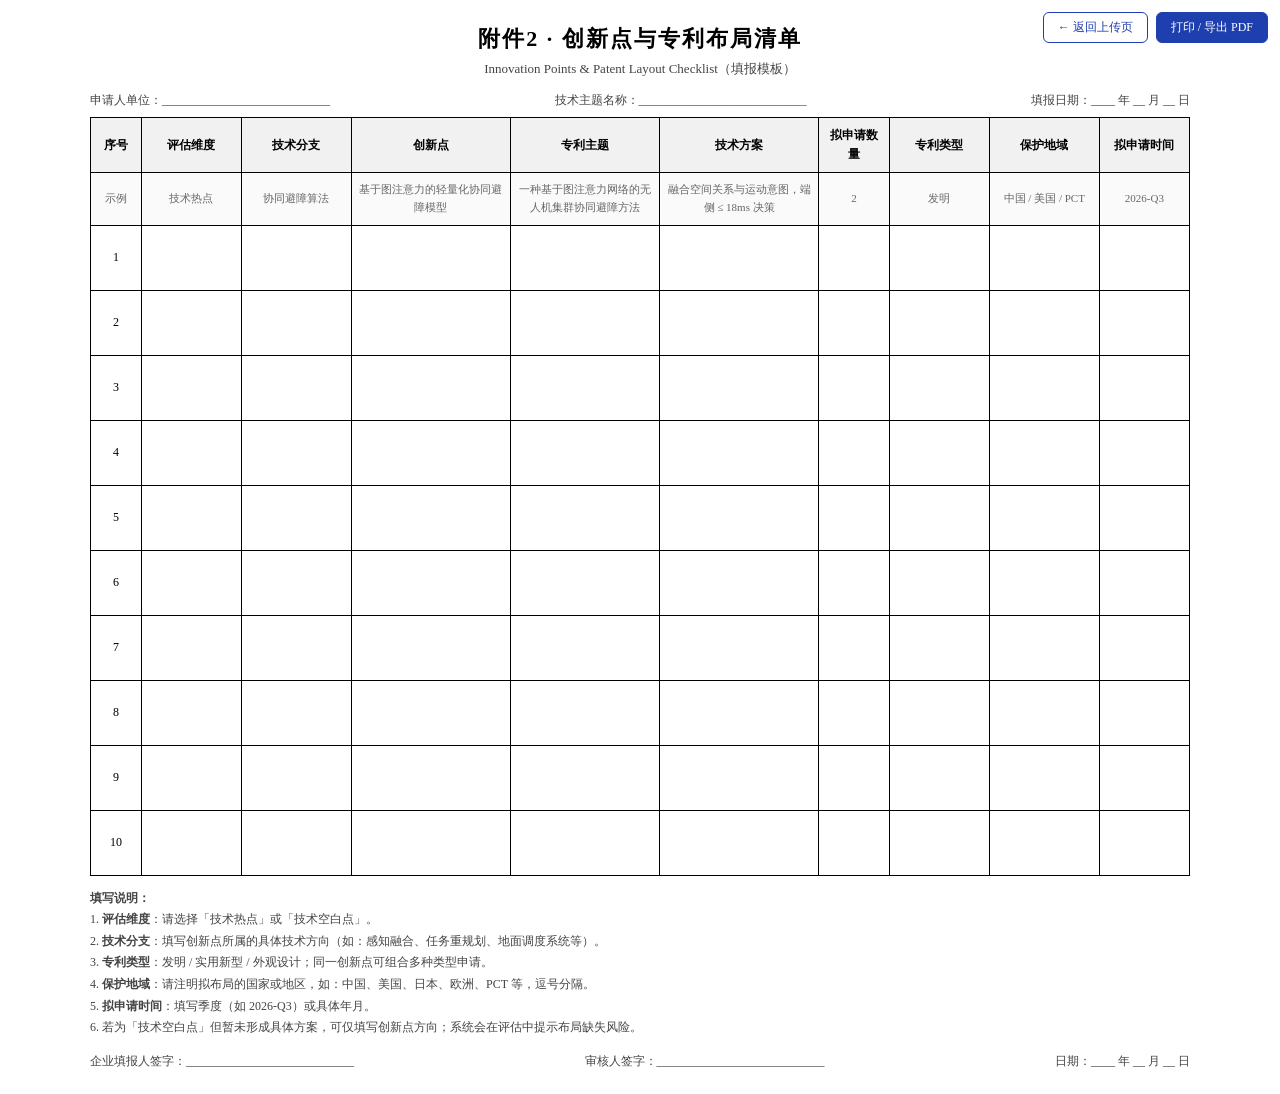
<file: templates/附件2-创新点与专利布局清单.html>
<!DOCTYPE html>
<html lang="zh-CN">
<head>
<meta charset="UTF-8" />
<title>附件2 · 创新点与专利布局清单（模板）</title>
<style>
  @page { size: A4 landscape; margin: 14mm 12mm; }
  body {
    font-family: "SimSun", "宋体", "Noto Serif SC", serif;
    font-size: 13px;
    color: #000;
    background: #fff;
    margin: 0;
    padding: 24px;
  }
  .doc { max-width: 1100px; margin: 0 auto; }
  h1 {
    text-align: center;
    font-size: 22px;
    font-weight: 700;
    margin: 0 0 6px;
    letter-spacing: 2px;
  }
  .sub {
    text-align: center;
    font-size: 13px;
    color: #444;
    margin-bottom: 14px;
  }
  .meta {
    display: flex;
    justify-content: space-between;
    font-size: 12px;
    color: #444;
    margin-bottom: 8px;
  }
  table {
    width: 100%;
    border-collapse: collapse;
    border: 1.2px solid #000;
    font-size: 12px;
    table-layout: fixed;
  }
  th, td {
    border: 1px solid #000;
    padding: 8px 6px;
    vertical-align: middle;
    line-height: 1.6;
    word-break: break-all;
    text-align: center;
  }
  th {
    background: #F1F1F1;
    font-weight: 700;
  }
  td.empty { height: 48px; }
  .col-no { width: 4%; }
  .col-dim { width: 9%; }
  .col-branch { width: 10%; }
  .col-innov { width: 15%; }
  .col-subject { width: 14%; }
  .col-scheme { width: 15%; }
  .col-count { width: 6%; }
  .col-type { width: 9%; }
  .col-region { width: 10%; }
  .col-timing { width: 8%; }

  .toolbar {
    position: fixed;
    top: 12px;
    right: 12px;
    display: flex;
    gap: 8px;
    z-index: 100;
  }
  .toolbar button {
    padding: 6px 14px;
    font-size: 12px;
    border: 1px solid #1E40AF;
    background: #1E40AF;
    color: #fff;
    border-radius: 6px;
    cursor: pointer;
    font-family: inherit;
  }
  .toolbar a {
    padding: 6px 14px;
    font-size: 12px;
    border: 1px solid #1E40AF;
    background: #fff;
    color: #1E40AF;
    border-radius: 6px;
    text-decoration: none;
  }
  .legend {
    margin-top: 12px;
    font-size: 12px;
    color: #444;
    line-height: 1.8;
  }
  .example {
    background: #FAFAFA;
    font-size: 11px;
    color: #666;
    text-align: left;
  }
  .footer {
    margin-top: 14px;
    display: flex;
    justify-content: space-between;
    font-size: 12px;
    color: #444;
  }
  @media print {
    .toolbar { display: none; }
    body { padding: 0; }
  }
</style>
</head>
<body>
  <div class="toolbar">
    <a href="../index.html">← 返回上传页</a>
    <button onclick="window.print()">打印 / 导出 PDF</button>
  </div>

  <div class="doc">
    <h1>附件2 · 创新点与专利布局清单</h1>
    <div class="sub">Innovation Points &amp; Patent Layout Checklist（填报模板）</div>

    <div class="meta">
      <span>申请人单位：____________________________</span>
      <span>技术主题名称：____________________________</span>
      <span>填报日期：____ 年 __ 月 __ 日</span>
    </div>

    <table>
      <thead>
        <tr>
          <th class="col-no">序号</th>
          <th class="col-dim">评估维度</th>
          <th class="col-branch">技术分支</th>
          <th class="col-innov">创新点</th>
          <th class="col-subject">专利主题</th>
          <th class="col-scheme">技术方案</th>
          <th class="col-count">拟申请数量</th>
          <th class="col-type">专利类型</th>
          <th class="col-region">保护地域</th>
          <th class="col-timing">拟申请时间</th>
        </tr>
      </thead>
      <tbody>
        <tr class="example">
          <td>示例</td>
          <td>技术热点</td>
          <td>协同避障算法</td>
          <td>基于图注意力的轻量化协同避障模型</td>
          <td>一种基于图注意力网络的无人机集群协同避障方法</td>
          <td>融合空间关系与运动意图，端侧 ≤ 18ms 决策</td>
          <td>2</td>
          <td>发明</td>
          <td>中国 / 美国 / PCT</td>
          <td>2026-Q3</td>
        </tr>
        <tr><td>1</td><td class="empty"></td><td></td><td></td><td></td><td></td><td></td><td></td><td></td><td></td></tr>
        <tr><td>2</td><td class="empty"></td><td></td><td></td><td></td><td></td><td></td><td></td><td></td><td></td></tr>
        <tr><td>3</td><td class="empty"></td><td></td><td></td><td></td><td></td><td></td><td></td><td></td><td></td></tr>
        <tr><td>4</td><td class="empty"></td><td></td><td></td><td></td><td></td><td></td><td></td><td></td><td></td></tr>
        <tr><td>5</td><td class="empty"></td><td></td><td></td><td></td><td></td><td></td><td></td><td></td><td></td></tr>
        <tr><td>6</td><td class="empty"></td><td></td><td></td><td></td><td></td><td></td><td></td><td></td><td></td></tr>
        <tr><td>7</td><td class="empty"></td><td></td><td></td><td></td><td></td><td></td><td></td><td></td><td></td></tr>
        <tr><td>8</td><td class="empty"></td><td></td><td></td><td></td><td></td><td></td><td></td><td></td><td></td></tr>
        <tr><td>9</td><td class="empty"></td><td></td><td></td><td></td><td></td><td></td><td></td><td></td><td></td></tr>
        <tr><td>10</td><td class="empty"></td><td></td><td></td><td></td><td></td><td></td><td></td><td></td><td></td></tr>
      </tbody>
    </table>

    <div class="legend">
      <strong>填写说明：</strong><br />
      1. <strong>评估维度</strong>：请选择「技术热点」或「技术空白点」。<br />
      2. <strong>技术分支</strong>：填写创新点所属的具体技术方向（如：感知融合、任务重规划、地面调度系统等）。<br />
      3. <strong>专利类型</strong>：发明 / 实用新型 / 外观设计；同一创新点可组合多种类型申请。<br />
      4. <strong>保护地域</strong>：请注明拟布局的国家或地区，如：中国、美国、日本、欧洲、PCT 等，逗号分隔。<br />
      5. <strong>拟申请时间</strong>：填写季度（如 2026-Q3）或具体年月。<br />
      6. 若为「技术空白点」但暂未形成具体方案，可仅填写创新点方向；系统会在评估中提示布局缺失风险。
    </div>

    <div class="footer">
      <span>企业填报人签字：____________________________</span>
      <span>审核人签字：____________________________</span>
      <span>日期：____ 年 __ 月 __ 日</span>
    </div>
  </div>
</body>
</html>
</file>
<file: css/style.css>
/* ========== 全局基础样式 ========== */
:root {
  --color-primary: #1E40AF;
  --color-primary-light: #3B82F6;
  --color-primary-dark: #1E3A8A;
  --color-cta: #F59E0B;
  --color-bg: #F8FAFC;
  --color-surface: #FFFFFF;
  --color-text: #0F172A;
  --color-text-muted: #475569;
  --color-border: #E2E8F0;

  --color-grade-a: #10B981;
  --color-grade-a-bg: #ECFDF5;
  --color-grade-b: #F59E0B;
  --color-grade-b-bg: #FFFBEB;
  --color-grade-c: #DC2626;
  --color-grade-c-bg: #FEF2F2;

  --shadow-sm: 0 1px 2px 0 rgba(0, 0, 0, 0.05);
  --shadow-md: 0 4px 6px -1px rgba(0, 0, 0, 0.08), 0 2px 4px -2px rgba(0, 0, 0, 0.04);
  --shadow-lg: 0 10px 20px -5px rgba(0, 0, 0, 0.08), 0 4px 8px -4px rgba(0, 0, 0, 0.04);
}

* {
  box-sizing: border-box;
}

html {
  scroll-behavior: smooth;
}

body {
  font-family: "Noto Sans SC", "Fira Sans", -apple-system, BlinkMacSystemFont, "Segoe UI", "PingFang SC", "Microsoft YaHei", sans-serif;
  background-color: var(--color-bg);
  color: var(--color-text);
  line-height: 1.65;
  margin: 0;
  padding: 0;
  min-width: 1200px;
}

.mono {
  font-family: "Fira Code", "Cascadia Code", Consolas, Monaco, monospace;
}

/* ========== 顶部导航 ========== */
.topnav {
  position: sticky;
  top: 0;
  z-index: 40;
  background: linear-gradient(90deg, #1E3A8A 0%, #1E40AF 100%);
  color: #fff;
  box-shadow: var(--shadow-md);
}

.topnav-inner {
  max-width: 1440px;
  margin: 0 auto;
  padding: 12px 32px;
  display: flex;
  align-items: center;
  justify-content: space-between;
}

.topnav .brand {
  display: flex;
  align-items: center;
  gap: 12px;
  font-size: 18px;
  font-weight: 600;
  letter-spacing: 0.5px;
}

.topnav .brand-logo {
  width: 36px;
  height: 36px;
  background: rgba(255, 255, 255, 0.18);
  border-radius: 8px;
  display: flex;
  align-items: center;
  justify-content: center;
}

.topnav-actions {
  display: flex;
  gap: 12px;
  align-items: center;
}

.btn {
  cursor: pointer;
  display: inline-flex;
  align-items: center;
  gap: 6px;
  padding: 8px 16px;
  border-radius: 8px;
  border: 1px solid transparent;
  font-size: 14px;
  font-weight: 500;
  transition: all 200ms ease;
  text-decoration: none;
  font-family: inherit;
}

.btn:focus-visible {
  outline: 2px solid var(--color-cta);
  outline-offset: 2px;
}

.btn-primary {
  background: var(--color-cta);
  color: #fff;
}
.btn-primary:hover { background: #d97706; }

.btn-ghost {
  background: rgba(255, 255, 255, 0.14);
  color: #fff;
  border-color: rgba(255, 255, 255, 0.25);
}
.btn-ghost:hover { background: rgba(255, 255, 255, 0.24); }

.btn-outline {
  background: #fff;
  color: var(--color-primary);
  border-color: var(--color-border);
}
.btn-outline:hover { background: #F1F5F9; }

/* ========== 页面主容器 ========== */
.layout-wrap {
  max-width: 1440px;
  margin: 0 auto;
  padding: 24px 32px 80px;
  display: flex;
  align-items: flex-start;
  gap: 20px;
}
.page {
  flex: 1 1 auto;
  min-width: 0;
  padding: 0;
}

/* ========== 侧边锚点导航 ========== */
.side-anchor {
  position: sticky;
  top: 88px;
  align-self: flex-start;
  flex: 0 0 200px;
  background: #fff;
  border: 1px solid var(--color-border);
  border-radius: 10px;
  box-shadow: var(--shadow-sm);
  padding: 12px 8px;
  width: 200px;
  z-index: 20;
}

.side-anchor h4 {
  font-size: 12px;
  color: var(--color-text-muted);
  margin: 0 8px 8px;
  letter-spacing: 1px;
  font-weight: 600;
}

.side-anchor a {
  display: block;
  padding: 7px 12px;
  border-radius: 6px;
  font-size: 13px;
  color: var(--color-text);
  text-decoration: none;
  border-left: 3px solid transparent;
  transition: all 150ms ease;
  cursor: pointer;
}

.side-anchor a:hover {
  background: #F1F5F9;
  border-left-color: var(--color-primary-light);
}

.side-anchor a.active {
  background: #EFF6FF;
  color: var(--color-primary);
  border-left-color: var(--color-primary);
  font-weight: 600;
}

/* ========== 板块通用样式 ========== */
.section {
  background: #fff;
  border: 1px solid var(--color-border);
  border-radius: 12px;
  padding: 24px 28px;
  margin-bottom: 20px;
  box-shadow: var(--shadow-sm);
}

.section-title {
  display: flex;
  align-items: center;
  justify-content: space-between;
  margin: 0 0 20px;
  padding-bottom: 14px;
  border-bottom: 1px solid var(--color-border);
}

.section-title h2 {
  font-size: 18px;
  font-weight: 700;
  color: var(--color-text);
  margin: 0;
  display: flex;
  align-items: center;
  gap: 10px;
}

.section-title h2::before {
  content: "";
  width: 4px;
  height: 20px;
  background: var(--color-primary);
  border-radius: 2px;
  display: inline-block;
}

.section-title .subtitle {
  font-size: 13px;
  color: var(--color-text-muted);
  font-weight: 400;
}

.section-title .badge-count {
  background: var(--color-grade-c);
  color: #fff;
  border-radius: 999px;
  padding: 2px 10px;
  font-size: 12px;
  font-weight: 600;
  margin-left: 8px;
}

/* ========== 板块 1：项目档案头部 ========== */
.header-hero {
  background: linear-gradient(135deg, #1E3A8A 0%, #2563EB 60%, #3B82F6 100%);
  color: #fff;
  border-radius: 14px;
  padding: 28px 32px;
  margin-bottom: 20px;
  position: relative;
  overflow: hidden;
}

.header-hero::before {
  content: "";
  position: absolute;
  top: -80px;
  right: -80px;
  width: 300px;
  height: 300px;
  background: radial-gradient(circle, rgba(255,255,255,0.12) 0%, transparent 60%);
  border-radius: 50%;
}

.header-hero-top {
  display: flex;
  align-items: flex-start;
  justify-content: space-between;
  gap: 20px;
  position: relative;
}

.hero-titles h1 {
  font-size: 24px;
  font-weight: 700;
  margin: 0 0 8px;
  letter-spacing: 0.5px;
}

.hero-titles .hero-sub {
  font-size: 14px;
  opacity: 0.85;
  margin-bottom: 12px;
}

.hero-tags {
  display: flex;
  flex-wrap: wrap;
  gap: 8px;
}

.hero-tag {
  display: inline-flex;
  align-items: center;
  gap: 4px;
  padding: 4px 10px;
  background: rgba(255, 255, 255, 0.18);
  border: 1px solid rgba(255, 255, 255, 0.28);
  border-radius: 999px;
  font-size: 12px;
  backdrop-filter: blur(4px);
}

.hero-tag.tag-warn { background: rgba(245, 158, 11, 0.28); border-color: rgba(245,158,11,0.6);}
.hero-tag.tag-danger { background: rgba(220, 38, 38, 0.35); border-color: rgba(220,38,38,0.7);}

.hero-score-card {
  min-width: 220px;
  background: rgba(255, 255, 255, 0.14);
  border: 1px solid rgba(255, 255, 255, 0.24);
  border-radius: 12px;
  padding: 16px 20px;
  backdrop-filter: blur(6px);
  text-align: center;
}

.hero-score-card .conclusion-label {
  font-size: 12px;
  opacity: 0.8;
  margin-bottom: 4px;
}

.hero-score-card .conclusion-value {
  font-size: 22px;
  font-weight: 700;
  color: #FBBF24;
  margin-bottom: 6px;
}

.hero-score-card .score-value {
  font-family: "Fira Code", monospace;
  font-size: 36px;
  font-weight: 700;
  line-height: 1;
}
.hero-score-card .score-unit {
  font-size: 14px;
  opacity: 0.85;
  margin-left: 4px;
}

/* 头部信息网格 */
.header-info-grid {
  margin-top: 20px;
  display: grid;
  grid-template-columns: repeat(4, 1fr);
  gap: 14px 24px;
  position: relative;
}

.info-item {
  display: flex;
  flex-direction: column;
  gap: 3px;
}
.info-item .info-label {
  font-size: 11px;
  opacity: 0.75;
  letter-spacing: 0.5px;
}
.info-item .info-value {
  font-size: 14px;
  font-weight: 500;
}

/* ========== 关键指标数字卡片 ========== */
.kpi-row {
  display: grid;
  grid-template-columns: repeat(4, 1fr);
  gap: 16px;
  margin-bottom: 20px;
}

.kpi-card {
  background: #fff;
  border: 1px solid var(--color-border);
  border-radius: 12px;
  padding: 18px 20px;
  box-shadow: var(--shadow-sm);
  transition: transform 200ms ease, box-shadow 200ms ease;
}

.kpi-card:hover {
  transform: translateY(-2px);
  box-shadow: var(--shadow-md);
}

.kpi-card .kpi-label {
  font-size: 13px;
  color: var(--color-text-muted);
  margin-bottom: 8px;
  display: flex;
  align-items: center;
  gap: 6px;
}
.kpi-card .kpi-value {
  font-family: "Fira Code", monospace;
  font-size: 28px;
  font-weight: 700;
  color: var(--color-text);
  line-height: 1.1;
}
.kpi-card .kpi-value .kpi-unit {
  font-size: 14px;
  color: var(--color-text-muted);
  font-weight: 400;
  margin-left: 2px;
}
.kpi-card .kpi-delta {
  font-size: 12px;
  margin-top: 6px;
  color: var(--color-text-muted);
}
.kpi-card.kpi-danger .kpi-value { color: var(--color-grade-c); }
.kpi-card.kpi-warn .kpi-value { color: var(--color-grade-b); }
.kpi-card.kpi-ok .kpi-value { color: var(--color-grade-a); }

/* ========== 折叠区块 ========== */
.collapse {
  border: 1px solid var(--color-border);
  border-radius: 10px;
  margin-bottom: 12px;
  overflow: hidden;
  background: #fff;
}

.collapse-head {
  padding: 12px 18px;
  background: #F8FAFC;
  cursor: pointer;
  display: flex;
  justify-content: space-between;
  align-items: center;
  font-weight: 600;
  font-size: 14px;
  color: var(--color-text);
  transition: background 150ms ease;
}
.collapse-head:hover { background: #F1F5F9; }
.collapse-head .arrow { transition: transform 200ms ease; }
.collapse.open .collapse-head .arrow { transform: rotate(90deg); }

.collapse-body {
  display: none;
  padding: 18px 20px;
  background: #fff;
  border-top: 1px solid var(--color-border);
}
.collapse.open .collapse-body { display: block; }

.data-grid {
  display: grid;
  grid-template-columns: repeat(2, 1fr);
  gap: 14px 24px;
}
.data-grid .data-item {
  display: flex;
  flex-direction: column;
  gap: 4px;
}
.data-grid .data-label {
  font-size: 12px;
  color: var(--color-text-muted);
}
.data-grid .data-value {
  font-size: 14px;
  color: var(--color-text);
  line-height: 1.6;
}

/* ========== 表格通用 ========== */
.tbl {
  width: 100%;
  border-collapse: collapse;
  font-size: 13px;
}
.tbl th {
  background: #F1F5F9;
  color: var(--color-text);
  font-weight: 600;
  text-align: left;
  padding: 10px 12px;
  border-bottom: 1px solid var(--color-border);
  white-space: nowrap;
}
.tbl td {
  padding: 12px;
  border-bottom: 1px solid var(--color-border);
  vertical-align: top;
  color: var(--color-text);
}
.tbl tr:hover td { background: #F8FAFC; }
.tbl .row-danger { background: #FEF2F2 !important; }
.tbl .row-danger td { border-bottom-color: #FECACA; }
.tbl .row-warn { background: #FFFBEB !important; }

/* ========== 等级徽章 ========== */
.grade {
  display: inline-flex;
  align-items: center;
  gap: 4px;
  min-width: 32px;
  padding: 4px 10px;
  border-radius: 6px;
  font-size: 12px;
  font-weight: 700;
  font-family: "Fira Code", monospace;
  justify-content: center;
}
.grade-a { background: var(--color-grade-a-bg); color: var(--color-grade-a); border: 1px solid #A7F3D0; }
.grade-b { background: var(--color-grade-b-bg); color: #B45309; border: 1px solid #FDE68A; }
.grade-c { background: var(--color-grade-c-bg); color: var(--color-grade-c); border: 1px solid #FECACA; }

.risk-tag {
  display: inline-block;
  padding: 2px 8px;
  border-radius: 4px;
  font-size: 11px;
  font-weight: 600;
}
.risk-high { background: #FEE2E2; color: #B91C1C; }
.risk-mid { background: #FEF3C7; color: #B45309; }
.risk-low { background: #DCFCE7; color: #166534; }

/* ========== 指标打分：三大类布局 ========== */
.score-panel {
  display: grid;
  grid-template-columns: 1.5fr 1fr;
  gap: 20px;
}

.score-cats {
  display: flex;
  flex-direction: column;
  gap: 14px;
}

.cat-card {
  border: 1px solid var(--color-border);
  border-radius: 10px;
  overflow: hidden;
  background: #fff;
}
.cat-head {
  padding: 12px 16px;
  background: linear-gradient(90deg, #EFF6FF 0%, #F8FAFC 100%);
  border-bottom: 1px solid var(--color-border);
  display: flex;
  justify-content: space-between;
  align-items: center;
}
.cat-head .cat-name {
  font-weight: 700;
  font-size: 15px;
  color: var(--color-primary-dark);
  display: flex;
  align-items: center;
  gap: 8px;
}
.cat-head .cat-score {
  font-family: "Fira Code", monospace;
  font-weight: 700;
  font-size: 16px;
  color: var(--color-primary);
}

.chart-box {
  background: #fff;
  border: 1px solid var(--color-border);
  border-radius: 10px;
  padding: 14px 16px;
  min-height: 400px;
  display: flex;
  flex-direction: column;
}
.chart-box .chart-title {
  font-size: 14px;
  font-weight: 600;
  margin-bottom: 4px;
}
.chart-box .chart-desc {
  font-size: 12px;
  color: var(--color-text-muted);
  margin-bottom: 8px;
}

/* ========== 不达标项卡片 ========== */
.issue-card {
  border: 1px solid var(--color-border);
  border-left: 4px solid var(--color-grade-c);
  border-radius: 8px;
  padding: 14px 18px;
  margin-bottom: 12px;
  background: #FFFBFB;
  transition: box-shadow 200ms ease;
}
.issue-card:hover { box-shadow: var(--shadow-md); }
.issue-card.mid { border-left-color: var(--color-grade-b); background: #FFFCF5; }

.issue-head {
  display: flex;
  justify-content: space-between;
  align-items: flex-start;
  gap: 10px;
  margin-bottom: 8px;
}
.issue-head .issue-title {
  font-weight: 700;
  font-size: 14px;
  color: var(--color-text);
}
.issue-head .issue-title .path {
  color: var(--color-text-muted);
  font-weight: 400;
  font-size: 12px;
  margin-left: 6px;
}
.issue-body { font-size: 13px; color: var(--color-text); margin-bottom: 8px; }
.issue-body strong { color: var(--color-grade-c); }

.issue-trace {
  font-size: 12px;
  background: #F8FAFC;
  border: 1px dashed var(--color-border);
  border-radius: 6px;
  padding: 8px 10px;
  color: var(--color-text-muted);
  margin-top: 6px;
}
.issue-trace .trace-label {
  color: var(--color-primary);
  font-weight: 600;
  margin-right: 4px;
}

.issue-fix {
  margin-top: 8px;
  font-size: 12px;
  background: #ECFDF5;
  border: 1px solid #A7F3D0;
  border-radius: 6px;
  padding: 8px 10px;
  color: #065F46;
}
.issue-fix .fix-label {
  color: #047857;
  font-weight: 700;
  margin-right: 4px;
}

/* ========== 硬性规则预警条 ========== */
.hard-rule {
  display: flex;
  align-items: center;
  gap: 12px;
  padding: 12px 16px;
  border-radius: 8px;
  background: #FEF2F2;
  border-left: 4px solid var(--color-grade-c);
  margin-bottom: 8px;
}
.hard-rule.ok {
  background: #ECFDF5;
  border-left-color: var(--color-grade-a);
}
.hard-rule .hard-icon {
  width: 32px;
  height: 32px;
  border-radius: 50%;
  background: #fff;
  display: flex;
  align-items: center;
  justify-content: center;
  color: var(--color-grade-c);
  flex-shrink: 0;
}
.hard-rule.ok .hard-icon { color: var(--color-grade-a); }
.hard-rule .hard-content { flex: 1; }
.hard-rule .hard-title { font-weight: 700; font-size: 14px; }
.hard-rule .hard-desc { font-size: 12px; color: var(--color-text-muted); margin-top: 2px; }

/* ========== 评估结论卡 ========== */
.conclusion-row {
  display: grid;
  grid-template-columns: repeat(4, 1fr);
  gap: 12px;
  margin-bottom: 20px;
}
.conclusion-opt {
  border: 2px solid var(--color-border);
  border-radius: 10px;
  padding: 16px;
  text-align: center;
  background: #fff;
  color: var(--color-text-muted);
  position: relative;
}
.conclusion-opt.selected {
  border-color: var(--color-cta);
  background: #FFFBEB;
  color: var(--color-text);
  box-shadow: 0 0 0 4px rgba(245, 158, 11, 0.16);
}
.conclusion-opt.selected::after {
  content: "✓ 已选定";
  position: absolute;
  top: -10px;
  right: -8px;
  background: var(--color-cta);
  color: #fff;
  font-size: 11px;
  padding: 2px 8px;
  border-radius: 999px;
  font-weight: 700;
}
.conclusion-opt .co-name {
  font-size: 16px;
  font-weight: 700;
  margin-bottom: 4px;
}
.conclusion-opt .co-desc {
  font-size: 11px;
  color: var(--color-text-muted);
}

/* 建议列表 */
.advice-block {
  border: 1px solid var(--color-border);
  border-radius: 10px;
  padding: 16px 18px;
  margin-bottom: 12px;
  background: #F8FAFC;
}
.advice-block .advice-title {
  font-weight: 700;
  font-size: 14px;
  color: var(--color-primary-dark);
  margin-bottom: 8px;
  display: flex;
  align-items: center;
  gap: 6px;
}
.advice-block ul {
  margin: 0;
  padding-left: 20px;
  font-size: 13px;
  color: var(--color-text);
}
.advice-block ul li { margin-bottom: 6px; line-height: 1.6; }

/* ========== 风险评级 ========== */
.risk-panel {
  display: grid;
  grid-template-columns: repeat(3, 1fr);
  gap: 14px;
}
.risk-card {
  border: 1px solid var(--color-border);
  border-radius: 10px;
  padding: 16px 18px;
  background: #fff;
}
.risk-card .rc-title {
  font-size: 13px;
  color: var(--color-text-muted);
  margin-bottom: 6px;
}
.risk-card .rc-level {
  font-size: 22px;
  font-weight: 700;
  margin-bottom: 8px;
}
.risk-card.level-high { border-top: 3px solid var(--color-grade-c); }
.risk-card.level-high .rc-level { color: var(--color-grade-c); }
.risk-card.level-mid { border-top: 3px solid var(--color-grade-b); }
.risk-card.level-mid .rc-level { color: var(--color-grade-b); }
.risk-card.level-low { border-top: 3px solid var(--color-grade-a); }
.risk-card.level-low .rc-level { color: var(--color-grade-a); }
.risk-card .rc-desc { font-size: 12px; color: var(--color-text-muted); line-height: 1.6; }

/* ========== 签字归档 ========== */
.sign-table {
  width: 100%;
  border-collapse: collapse;
  font-size: 13px;
  border: 1px solid var(--color-border);
}
.sign-table th, .sign-table td {
  padding: 12px;
  border: 1px solid var(--color-border);
  vertical-align: middle;
}
.sign-table th {
  background: #F1F5F9;
  font-weight: 600;
  text-align: left;
}
.sign-slot {
  min-height: 40px;
  display: flex;
  align-items: center;
  color: var(--color-text-muted);
  font-style: italic;
  font-size: 12px;
  background: linear-gradient(to bottom, transparent 85%, var(--color-primary) 85%, var(--color-primary) 100%);
  background-size: 100% 2px;
  background-repeat: no-repeat;
  background-position: bottom;
}

.attach-list {
  display: grid;
  grid-template-columns: repeat(2, 1fr);
  gap: 10px;
  margin-top: 16px;
}
.attach-item {
  display: flex;
  align-items: center;
  gap: 10px;
  padding: 10px 14px;
  background: #F8FAFC;
  border: 1px solid var(--color-border);
  border-radius: 8px;
  font-size: 13px;
}
.attach-item .attach-icon {
  width: 32px;
  height: 32px;
  background: #EFF6FF;
  color: var(--color-primary);
  border-radius: 6px;
  display: flex;
  align-items: center;
  justify-content: center;
  flex-shrink: 0;
}
.attach-item .attach-meta { font-size: 11px; color: var(--color-text-muted); }

/* ========== 工具样式 ========== */
.divider-h {
  height: 1px;
  background: var(--color-border);
  margin: 16px 0;
}

.icon {
  width: 18px;
  height: 18px;
  stroke-width: 2;
  stroke: currentColor;
  fill: none;
  stroke-linecap: round;
  stroke-linejoin: round;
  flex-shrink: 0;
}

.text-muted { color: var(--color-text-muted); }
.text-danger { color: var(--color-grade-c); }
.text-warn { color: var(--color-grade-b); }
.text-ok { color: var(--color-grade-a); }
.text-primary { color: var(--color-primary); }

.spacer-sm { height: 10px; }
.spacer-md { height: 20px; }

.chip {
  display: inline-flex;
  align-items: center;
  padding: 2px 8px;
  background: #EFF6FF;
  color: var(--color-primary);
  border-radius: 999px;
  font-size: 11px;
  font-weight: 500;
  margin-right: 4px;
}

/* 上传页 */
.upload-hero {
  max-width: 900px;
  margin: 60px auto 30px;
  text-align: center;
}
.upload-hero h1 {
  font-size: 32px;
  font-weight: 700;
  color: var(--color-primary-dark);
  margin-bottom: 12px;
}
.upload-hero p {
  color: var(--color-text-muted);
  font-size: 15px;
}

.upload-card {
  max-width: 900px;
  margin: 0 auto;
  background: #fff;
  border-radius: 14px;
  padding: 32px;
  box-shadow: var(--shadow-lg);
  border: 1px solid var(--color-border);
}

.drop-zone {
  border: 2px dashed #94A3B8;
  border-radius: 12px;
  padding: 40px 20px;
  text-align: center;
  color: var(--color-text-muted);
  background: #F8FAFC;
  transition: all 200ms ease;
  cursor: pointer;
}
.drop-zone:hover, .drop-zone.dragover {
  border-color: var(--color-primary);
  background: #EFF6FF;
  color: var(--color-primary-dark);
}
.drop-zone .dz-icon {
  width: 56px;
  height: 56px;
  margin: 0 auto 12px;
  color: var(--color-primary);
}
.drop-zone .dz-title { font-weight: 700; font-size: 16px; margin-bottom: 4px; color: var(--color-text); }
.drop-zone .dz-sub { font-size: 13px; }

.file-list {
  margin-top: 20px;
  border: 1px solid var(--color-border);
  border-radius: 10px;
  overflow: hidden;
}
.file-row {
  display: flex;
  align-items: center;
  gap: 12px;
  padding: 12px 16px;
  border-bottom: 1px solid var(--color-border);
  background: #fff;
}
.file-row:last-child { border-bottom: none; }
.file-row .file-icon { width: 36px; height: 36px; background: #EFF6FF; color: var(--color-primary); border-radius: 6px; display: flex; align-items: center; justify-content: center; }
.file-row .file-name { flex: 1; font-size: 14px; }
.file-row .file-size { font-size: 12px; color: var(--color-text-muted); }

.form-row { margin-bottom: 16px; }
.form-row label {
  display: block;
  font-size: 13px;
  font-weight: 600;
  margin-bottom: 6px;
  color: var(--color-text);
}
.form-row input, .form-row select {
  width: 100%;
  padding: 10px 12px;
  border: 1px solid var(--color-border);
  border-radius: 8px;
  font-size: 14px;
  background: #fff;
  color: var(--color-text);
  font-family: inherit;
  transition: border-color 150ms ease, box-shadow 150ms ease;
}
.form-row select {
  appearance: none;
  -webkit-appearance: none;
  -moz-appearance: none;
}
.form-row input:focus, .form-row select:focus {
  outline: none;
  border-color: var(--color-primary);
  box-shadow: 0 0 0 3px rgba(30, 64, 175, 0.15);
}

.form-two {
  display: grid;
  grid-template-columns: repeat(2, 1fr);
  gap: 14px 20px;
}

/* 模板下载区（紧凑版） */
.tpl-bar {
  display: flex;
  align-items: center;
  gap: 8px;
  padding: 8px 12px;
  background: #F8FAFC;
  border: 1px dashed var(--color-border);
  border-radius: 8px;
  margin-bottom: 14px;
  font-size: 12px;
  flex-wrap: wrap;
}
.tpl-bar-label {
  display: inline-flex;
  align-items: center;
  gap: 4px;
  color: var(--color-text-muted);
  font-weight: 500;
}
.tpl-bar-label .icon {
  width: 14px;
  height: 14px;
  color: var(--color-primary);
}
.tpl-btn {
  display: inline-flex;
  align-items: center;
  gap: 4px;
  padding: 4px 10px;
  background: #fff;
  border: 1px solid var(--color-border);
  border-radius: 999px;
  color: var(--color-primary);
  text-decoration: none;
  font-size: 12px;
  transition: all 150ms ease;
  cursor: pointer;
}
.tpl-btn:hover {
  background: var(--color-primary);
  color: #fff;
  border-color: var(--color-primary);
}

/* 自动识别提示条 */
.auto-fill-tip {
  display: none;
  align-items: center;
  gap: 12px;
  padding: 12px 16px;
  background: #ECFDF5;
  border: 1px solid #A7F3D0;
  border-radius: 8px;
  margin-bottom: 16px;
}
.aft-icon {
  width: 36px;
  height: 36px;
  background: #10B981;
  color: #fff;
  border-radius: 50%;
  display: flex;
  align-items: center;
  justify-content: center;
  flex-shrink: 0;
}
.aft-content {
  flex: 1;
}
.aft-title {
  font-weight: 700;
  font-size: 14px;
  color: #065F46;
  margin-bottom: 2px;
}
.aft-desc {
  font-size: 12px;
  color: #047857;
}

/* 输入框 + 编辑按钮 */
.input-with-btn {
  position: relative;
  display: flex;
  align-items: center;
}
.input-with-btn input,
.input-with-btn select {
  flex: 1;
  padding-right: 40px;
  background: #F8FAFC;
  border-color: #E2E8F0;
}
.input-with-btn input[readonly],
.input-with-btn select[disabled] {
  cursor: not-allowed;
  color: var(--color-text-muted);
}
.input-with-btn.editing input,
.input-with-btn.editing select {
  background: #fff;
  border-color: var(--color-primary);
}
.edit-btn {
  position: absolute;
  right: 8px;
  width: 28px;
  height: 28px;
  padding: 0;
  border: none;
  background: transparent;
  color: var(--color-text-muted);
  border-radius: 4px;
  cursor: pointer;
  display: flex;
  align-items: center;
  justify-content: center;
  transition: all 150ms ease;
}
.edit-btn:hover {
  background: #EFF6FF;
  color: var(--color-primary);
}
.edit-btn .icon {
  width: 14px;
  height: 14px;
}

/* 进度条 */
.progress-bar {
  height: 6px;
  background: #E2E8F0;
  border-radius: 999px;
  overflow: hidden;
  margin-top: 4px;
}
.progress-bar > span {
  display: block;
  height: 100%;
  background: linear-gradient(90deg, var(--color-primary-light), var(--color-primary));
  border-radius: 999px;
  transition: width 400ms ease;
}

/* 导出下拉菜单 */
.export-menu {
  position: relative;
}
.export-dropdown {
  position: absolute;
  top: calc(100% + 6px);
  right: 0;
  background: #fff;
  border: 1px solid var(--color-border);
  border-radius: 8px;
  box-shadow: var(--shadow-lg);
  min-width: 280px;
  padding: 6px;
  z-index: 100;
  opacity: 0;
  visibility: hidden;
  transform: translateY(-8px);
  transition: all 200ms ease;
}
.export-dropdown.show {
  opacity: 1;
  visibility: visible;
  transform: translateY(0);
}
.export-item {
  width: 100%;
  display: flex;
  align-items: center;
  gap: 12px;
  padding: 10px 12px;
  border: none;
  background: #fff;
  border-radius: 6px;
  cursor: pointer;
  text-align: left;
  font-family: inherit;
  transition: background 150ms ease;
}
.export-item:hover {
  background: #F8FAFC;
}
.export-item .icon {
  color: var(--color-primary);
  flex-shrink: 0;
}
.export-item-name {
  font-weight: 600;
  font-size: 13px;
  color: var(--color-text);
}
.export-item-desc {
  font-size: 11px;
  color: var(--color-text-muted);
  margin-top: 2px;
}

/* 导出遮罩 */
.export-mask {
  position: fixed;
  inset: 0;
  background: rgba(0, 0, 0, 0.7);
  z-index: 9999;
  display: none;
  align-items: center;
  justify-content: center;
}
.export-mask.show {
  display: flex;
}
.export-loading {
  background: #fff;
  border-radius: 12px;
  padding: 32px 40px;
  text-align: center;
  box-shadow: var(--shadow-lg);
}
.spinner {
  width: 48px;
  height: 48px;
  border: 4px solid #E2E8F0;
  border-top-color: var(--color-primary);
  border-radius: 50%;
  margin: 0 auto 16px;
  animation: spin 0.8s linear infinite;
}
@keyframes spin {
  to { transform: rotate(360deg); }
}
.export-loading-text {
  font-size: 16px;
  font-weight: 600;
  color: var(--color-text);
  margin-bottom: 4px;
}
.export-loading-sub {
  font-size: 13px;
  color: var(--color-text-muted);
}

/* ========== 附件1 分层展示 ========== */
.a1-section {
  margin-bottom: 20px;
  border: 1px solid var(--color-border);
  border-radius: 10px;
  overflow: hidden;
}
.a1-section:last-child { margin-bottom: 0; }
.a1-section-title {
  padding: 10px 16px;
  background: #F8FAFC;
  font-size: 14px;
  font-weight: 700;
  color: var(--color-primary);
  border-bottom: 1px solid var(--color-border);
}
.a1-section-body {
  padding: 12px 16px;
  display: grid;
  grid-template-columns: repeat(2, 1fr);
  gap: 10px 24px;
}
.a1-field {
  display: flex;
  flex-direction: column;
  gap: 4px;
  align-items: flex-start;
}
/* 段落型长文本跨两列 */
.a1-field:only-child,
.a1-section-body .a1-field:nth-child(1):nth-last-child(1) {
  grid-column: 1 / -1;
}
.a1-field-label {
  font-size: 12px;
  font-weight: 600;
  color: var(--color-text-muted);
  text-transform: none;
}
.a1-field-value {
  font-size: 14px;
  color: var(--color-text);
  line-height: 1.7;
  display: flex;
  flex-wrap: wrap;
  gap: 6px;
}

@media print {
  .topnav, .side-anchor, .btn { display: none !important; }
  body { background: #fff; min-width: auto; }
  .section, .header-hero, .kpi-card { break-inside: avoid; box-shadow: none !important; }
  .page { padding: 0; max-width: none; }
}

/* ========== 历史记录徽章和下拉面板 ========== */
.history-badge {
  position: absolute;
  top: -4px;
  right: -6px;
  background: #DC2626;
  color: #fff;
  font-size: 10px;
  font-weight: 700;
  padding: 2px 5px;
  border-radius: 999px;
  min-width: 18px;
  text-align: center;
}

.history-dropdown {
  position: fixed;
  top: 64px;
  right: 160px;
  width: 420px;
  max-height: 520px;
  background: #fff;
  border: 1px solid var(--color-border);
  border-radius: 12px;
  box-shadow: 0 12px 40px rgba(15, 23, 42, 0.15);
  z-index: 9998;
  overflow: hidden;
  animation: historyIn 200ms cubic-bezier(0.16, 1, 0.3, 1);
}
@keyframes historyIn {
  from { opacity: 0; transform: translateY(-8px); }
  to { opacity: 1; transform: translateY(0); }
}

.history-header {
  display: flex;
  align-items: center;
  justify-content: space-between;
  padding: 14px 16px;
  border-bottom: 1px solid var(--color-border);
  background: #F8FAFC;
}
.history-title {
  font-size: 14px;
  font-weight: 700;
  color: var(--color-text);
}
.history-clear {
  background: transparent;
  border: 1px solid var(--color-border);
  color: var(--color-text-muted);
  font-size: 12px;
  padding: 4px 10px;
  border-radius: 6px;
  cursor: pointer;
  transition: all 150ms ease;
  font-family: inherit;
}
.history-clear:hover {
  background: #FEF2F2;
  border-color: #FCA5A5;
  color: #DC2626;
}

.history-list {
  max-height: 460px;
  overflow-y: auto;
  padding: 8px;
}
.history-empty {
  padding: 40px 20px;
  text-align: center;
  color: var(--color-text-muted);
  font-size: 13px;
}

.history-item {
  display: flex;
  flex-direction: column;
  gap: 8px;
  padding: 12px;
  border: 1px solid var(--color-border);
  border-radius: 8px;
  margin-bottom: 8px;
  background: #fff;
  transition: all 150ms ease;
  cursor: pointer;
}
.history-item:hover {
  background: #F8FAFF;
  border-color: var(--color-primary);
  transform: translateX(-2px);
}
.history-item:last-child { margin-bottom: 0; }

.history-item-header {
  display: flex;
  align-items: center;
  justify-content: space-between;
  gap: 8px;
}
.history-item-name {
  font-size: 13px;
  font-weight: 600;
  color: var(--color-text);
  flex: 1;
  overflow: hidden;
  text-overflow: ellipsis;
  white-space: nowrap;
}
.history-item-time {
  font-size: 11px;
  color: var(--color-text-muted);
  white-space: nowrap;
}

.history-item-files {
  display: flex;
  flex-wrap: wrap;
  gap: 6px;
}
.history-file-tag {
  display: inline-flex;
  align-items: center;
  gap: 4px;
  font-size: 11px;
  padding: 2px 8px;
  border-radius: 999px;
  background: #F1F5F9;
  color: var(--color-text-muted);
}
.history-file-tag .icon {
  width: 10px;
  height: 10px;
}

/* ========== 附件类型标签（文件列表内） ========== */
.file-row .file-type-tag {
  display: inline-flex;
  align-items: center;
  gap: 4px;
  padding: 3px 10px;
  border-radius: 999px;
  font-size: 12px;
  font-weight: 600;
  cursor: pointer;
  border: 1px solid transparent;
  transition: all 150ms ease;
  white-space: nowrap;
}
.file-row .file-type-tag:hover { filter: brightness(0.95); }
.file-row .file-type-tag .icon { width: 12px; height: 12px; }
.file-type-tag.ftt-1 { background: #DBEAFE; color: #1E40AF; border-color: #BFDBFE; }
.file-type-tag.ftt-2 { background: #D1FAE5; color: #047857; border-color: #A7F3D0; }
.file-type-tag.ftt-3 { background: #EDE9FE; color: #6D28D9; border-color: #DDD6FE; }
.file-type-tag.ftt-unset {
  background: #FEF3C7;
  color: #B45309;
  border-color: #FCD34D;
  animation: fttPulse 1.8s ease-in-out infinite;
}
.file-row.needs-type { background: #FFFBEB; }
@keyframes fttPulse {
  0%, 100% { box-shadow: 0 0 0 0 rgba(245, 158, 11, 0.35); }
  50% { box-shadow: 0 0 0 6px rgba(245, 158, 11, 0); }
}

/* ========== 附件类型选择模态框 ========== */
.atype-modal {
  position: fixed;
  inset: 0;
  z-index: 9999;
  display: flex;
  align-items: center;
  justify-content: center;
}
.atype-mask {
  position: absolute;
  inset: 0;
  background: rgba(15, 23, 42, 0.55);
  backdrop-filter: blur(2px);
}
.atype-dialog {
  position: relative;
  width: 520px;
  max-width: 92vw;
  background: #fff;
  border-radius: 14px;
  box-shadow: 0 20px 60px rgba(15, 23, 42, 0.35);
  overflow: hidden;
  animation: atypeIn 220ms cubic-bezier(0.16, 1, 0.3, 1);
}
@keyframes atypeIn {
  from { opacity: 0; transform: translateY(12px) scale(0.98); }
  to { opacity: 1; transform: translateY(0) scale(1); }
}
.atype-header {
  display: flex;
  align-items: flex-start;
  justify-content: space-between;
  gap: 12px;
  padding: 18px 20px 12px;
  border-bottom: 1px solid var(--color-border);
}
.atype-title {
  font-size: 16px;
  font-weight: 700;
  color: var(--color-text);
  margin-bottom: 4px;
}
.atype-sub {
  font-size: 12px;
  color: var(--color-text-muted);
  max-width: 380px;
  overflow: hidden;
  text-overflow: ellipsis;
  white-space: nowrap;
}
.atype-sub .mono { color: var(--color-text); }
.atype-close {
  background: transparent;
  border: none;
  color: var(--color-text-muted);
  cursor: pointer;
  padding: 4px;
  border-radius: 6px;
  display: inline-flex;
  align-items: center;
  justify-content: center;
}
.atype-close:hover { background: #F1F5F9; color: var(--color-text); }
.atype-close .icon { width: 18px; height: 18px; }
.atype-options {
  padding: 14px 20px;
  display: flex;
  flex-direction: column;
  gap: 10px;
}
.atype-opt {
  display: grid;
  grid-template-columns: 72px 1fr;
  grid-template-rows: auto auto;
  column-gap: 14px;
  align-items: center;
  padding: 12px 14px;
  background: #fff;
  border: 1px solid var(--color-border);
  border-radius: 10px;
  cursor: pointer;
  text-align: left;
  transition: all 150ms ease;
  font-family: inherit;
}
.atype-opt:hover {
  border-color: var(--color-primary);
  background: #F8FAFF;
  transform: translateY(-1px);
  box-shadow: 0 4px 14px rgba(30, 64, 175, 0.08);
}
.atype-opt:focus-visible {
  outline: 2px solid var(--color-primary);
  outline-offset: 2px;
}
.atype-badge {
  grid-row: 1 / span 2;
  display: inline-flex;
  align-items: center;
  justify-content: center;
  width: 64px;
  height: 44px;
  border-radius: 8px;
  font-weight: 700;
  font-size: 14px;
}
.atype-badge-1 { background: #DBEAFE; color: #1E40AF; }
.atype-badge-2 { background: #D1FAE5; color: #047857; }
.atype-badge-3 { background: #EDE9FE; color: #6D28D9; }
.atype-opt-name {
  font-size: 14px;
  font-weight: 600;
  color: var(--color-text);
}
.atype-opt-desc {
  font-size: 12px;
  color: var(--color-text-muted);
  line-height: 1.5;
}
.atype-footer {
  padding: 10px 20px 16px;
  border-top: 1px solid var(--color-border);
  background: #F8FAFC;
}
.atype-hint {
  font-size: 12px;
  color: var(--color-text-muted);
}
</file>
<file: css/admin.css>
/* 后台管理样式 */
.admin-container {
  display: flex;
  min-height: 100vh;
  background: #f8fafc;
}

.admin-sidebar {
  width: 210px;
  background: #1e293b;
  color: #fff;
  display: flex;
  flex-direction: column;
  position: fixed;
  height: 100vh;
  left: 0;
  top: 0;
}

.admin-brand {
  padding: 16px 16px;
  border-bottom: 1px solid rgba(255, 255, 255, 0.1);
}

.admin-brand-title {
  font-size: 15px;
  font-weight: 700;
  margin-bottom: 2px;
}

.admin-brand-sub {
  font-size: 11px;
  opacity: 0.6;
}

.admin-nav {
  flex: 1;
  padding: 12px 0;
}

.admin-nav-item {
  display: flex;
  align-items: center;
  padding: 9px 16px;
  color: rgba(255, 255, 255, 0.7);
  cursor: pointer;
  transition: all 0.2s;
  text-decoration: none;
  gap: 10px;
  font-size: 13px;
}

.admin-nav-item:hover {
  background: rgba(255, 255, 255, 0.05);
  color: #fff;
}

.admin-nav-item.active {
  background: rgba(99, 102, 241, 0.2);
  color: #fff;
  border-left: 3px solid #6366f1;
}

.admin-nav-item svg {
  width: 16px;
  height: 16px;
  stroke: currentColor;
  fill: none;
  stroke-width: 2;
  stroke-linecap: round;
  stroke-linejoin: round;
}

.admin-sidebar-bottom {
  border-top: 1px solid rgba(255, 255, 255, 0.1);
  padding: 12px;
}

.admin-user-info {
  display: flex;
  align-items: center;
  gap: 8px;
  padding: 8px 10px;
  background: rgba(255, 255, 255, 0.05);
  border-radius: 6px;
  margin-bottom: 8px;
}

.admin-user-avatar {
  width: 28px;
  height: 28px;
  border-radius: 50%;
  background: linear-gradient(135deg, #6366f1, #8b5cf6);
  display: flex;
  align-items: center;
  justify-content: center;
  flex-shrink: 0;
}

.admin-user-avatar svg {
  width: 14px;
  height: 14px;
  stroke: #fff;
  fill: none;
  stroke-width: 2;
  stroke-linecap: round;
  stroke-linejoin: round;
}

.admin-user-detail {
  flex: 1;
  min-width: 0;
}

.admin-user-name {
  font-size: 12px;
  font-weight: 600;
  color: #fff;
  overflow: hidden;
  text-overflow: ellipsis;
  white-space: nowrap;
}

.admin-user-role {
  font-size: 11px;
  color: rgba(255, 255, 255, 0.5);
  margin-top: 1px;
}

.admin-logout-btn {
  width: 100%;
  padding: 7px 10px;
  background: rgba(239, 68, 68, 0.1);
  color: #fca5a5;
  border: 1px solid rgba(239, 68, 68, 0.3);
  border-radius: 6px;
  font-size: 12px;
  font-weight: 500;
  cursor: pointer;
  transition: all 0.2s;
  display: flex;
  align-items: center;
  justify-content: center;
  gap: 6px;
  margin-bottom: 8px;
  font-family: inherit;
}

.admin-logout-btn svg {
  width: 13px;
  height: 13px;
  stroke: currentColor;
  fill: none;
  stroke-width: 2;
  stroke-linecap: round;
  stroke-linejoin: round;
}

.admin-logout-btn:hover {
  background: rgba(239, 68, 68, 0.2);
  color: #fff;
  border-color: rgba(239, 68, 68, 0.5);
}

.admin-footer {
  text-align: center;
  font-size: 10px;
  opacity: 0.4;
  color: #fff;
  padding-top: 4px;
}

.admin-main {
  flex: 1;
  margin-left: 210px;
  padding: 16px;
}

.admin-header {
  background: #fff;
  padding: 12px 18px;
  border-radius: 8px;
  margin-bottom: 16px;
  display: flex;
  justify-content: space-between;
  align-items: center;
  box-shadow: 0 1px 3px rgba(0, 0, 0, 0.06);
}

.admin-header-title {
  font-size: 18px;
  font-weight: 700;
  color: #1e293b;
}

.admin-header-actions {
  display: flex;
  gap: 10px;
  align-items: center;
}

.admin-content {
  background: #fff;
  padding: 18px;
  border-radius: 8px;
  box-shadow: 0 1px 3px rgba(0, 0, 0, 0.06);
}

.section-hidden {
  display: none;
}

/* 用户管理样式 */
.user-toolbar {
  display: flex;
  justify-content: space-between;
  align-items: center;
  margin-bottom: 14px;
}

.user-toolbar h2 {
  font-size: 15px !important;
}

.user-table {
  width: 100%;
  border-collapse: collapse;
  font-size: 13px;
}

.user-table th,
.user-table td {
  padding: 8px 10px;
  text-align: left;
  border-bottom: 1px solid #e2e8f0;
}

.user-table th {
  background: #f8fafc;
  font-weight: 600;
  color: #475569;
  font-size: 12px;
}

.user-table tbody tr:hover {
  background: #f8fafc;
}

.badge {
  display: inline-block;
  padding: 2px 8px;
  border-radius: 4px;
  font-size: 11px;
  font-weight: 500;
}

.badge-admin {
  background: #fee2e2;
  color: #991b1b;
}

.badge-evaluator {
  background: #dbeafe;
  color: #1e40af;
}

.action-btn {
  padding: 3px 8px;
  font-size: 12px;
  border: none;
  border-radius: 4px;
  cursor: pointer;
  transition: all 0.2s;
  margin-right: 4px;
}

.action-btn-edit {
  background: #f0f9ff;
  color: #0369a1;
}

.action-btn-edit:hover {
  background: #0ea5e9;
  color: #fff;
}

.action-btn-delete {
  background: #fef2f2;
  color: #b91c1c;
}

.action-btn-delete:hover {
  background: #ef4444;
  color: #fff;
}

/* 模态框样式 */
.modal {
  display: none;
  position: fixed;
  top: 0;
  left: 0;
  width: 100%;
  height: 100%;
  background: rgba(0, 0, 0, 0.5);
  z-index: 1000;
  align-items: center;
  justify-content: center;
}

.modal.show {
  display: flex;
}

.modal-content {
  background: #fff;
  padding: 22px;
  border-radius: 8px;
  width: 90%;
  max-width: 440px;
  box-shadow: 0 20px 60px rgba(0, 0, 0, 0.3);
}

.modal-title {
  font-size: 16px;
  font-weight: 700;
  margin-bottom: 16px;
  color: #1e293b;
}

.form-row {
  margin-bottom: 12px;
}

.form-row label {
  display: block;
  font-size: 13px;
  font-weight: 500;
  color: #334155;
  margin-bottom: 6px;
}

.form-row input,
.form-row select {
  width: 100%;
  height: 34px;
  padding: 0 10px;
  border: 1px solid #cbd5e1;
  border-radius: 6px;
  font-size: 13px;
  transition: all 0.2s;
}

.form-row input:focus,
.form-row select:focus {
  outline: none;
  border-color: #6366f1;
}

.modal-actions {
  display: flex;
  gap: 8px;
  justify-content: flex-end;
  margin-top: 16px;
}

/* 权重配置样式 */
.industry-toolbar {
  display: flex;
  justify-content: space-between;
  align-items: flex-end;
  margin-bottom: 16px;
  gap: 12px;
  flex-wrap: wrap;
}

.industry-actions {
  display: flex;
  gap: 6px;
}

.weight-selector {
  flex: 1;
  max-width: 320px;
}

.weight-selector label {
  display: block;
  font-size: 13px;
  font-weight: 600;
  color: #334155;
  margin-bottom: 6px;
}

.weight-selector select {
  width: 100%;
  height: 34px;
  padding: 0 10px;
  border: 1px solid #cbd5e1;
  border-radius: 6px;
  font-size: 13px;
  background: #fff;
}

.industry-badge {
  display: inline-block;
  padding: 2px 6px;
  border-radius: 4px;
  font-size: 11px;
  font-weight: 500;
  margin-left: 6px;
}

.industry-badge-system {
  background: #e2e8f0;
  color: #475569;
}

.industry-badge-custom {
  background: #dbeafe;
  color: #1e40af;
}

.weight-card {
  border: 1px solid #e2e8f0;
  border-radius: 8px;
  padding: 14px 16px;
  margin-bottom: 12px;
}

.weight-card-title {
  font-size: 14px;
  font-weight: 700;
  color: #1e293b;
  margin-bottom: 10px;
  display: flex;
  align-items: center;
  justify-content: space-between;
  gap: 8px;
}

.weight-sum {
  font-size: 12px;
  font-weight: 600;
  padding: 2px 8px;
  border-radius: 4px;
  font-family: 'Fira Code', monospace;
}

.weight-sum.sum-ok {
  background: #dcfce7;
  color: #166534;
}

.weight-sum.sum-over {
  background: #fee2e2;
  color: #991b1b;
}

.weight-sum.sum-under {
  background: #fef3c7;
  color: #92400e;
}

.weight-item {
  display: flex;
  align-items: center;
  gap: 12px;
  margin-bottom: 6px;
  padding: 6px 10px;
  background: #f8fafc;
  border-radius: 6px;
}

.weight-item:last-child {
  margin-bottom: 0;
}

.weight-item-label {
  flex: 1;
  font-size: 13px;
  font-weight: 500;
  color: #475569;
}

.weight-input-group {
  display: flex;
  align-items: center;
  gap: 10px;
}

.weight-slider {
  width: 180px;
  height: 4px;
  border-radius: 2px;
  background: #e2e8f0;
  appearance: none;
  outline: none;
}

.weight-slider::-webkit-slider-thumb {
  appearance: none;
  width: 14px;
  height: 14px;
  border-radius: 50%;
  background: #6366f1;
  cursor: pointer;
}

.weight-value {
  width: 44px;
  text-align: center;
  font-size: 12px;
  font-weight: 600;
  font-family: 'Fira Code', monospace;
  color: #1e293b;
}
</file>
